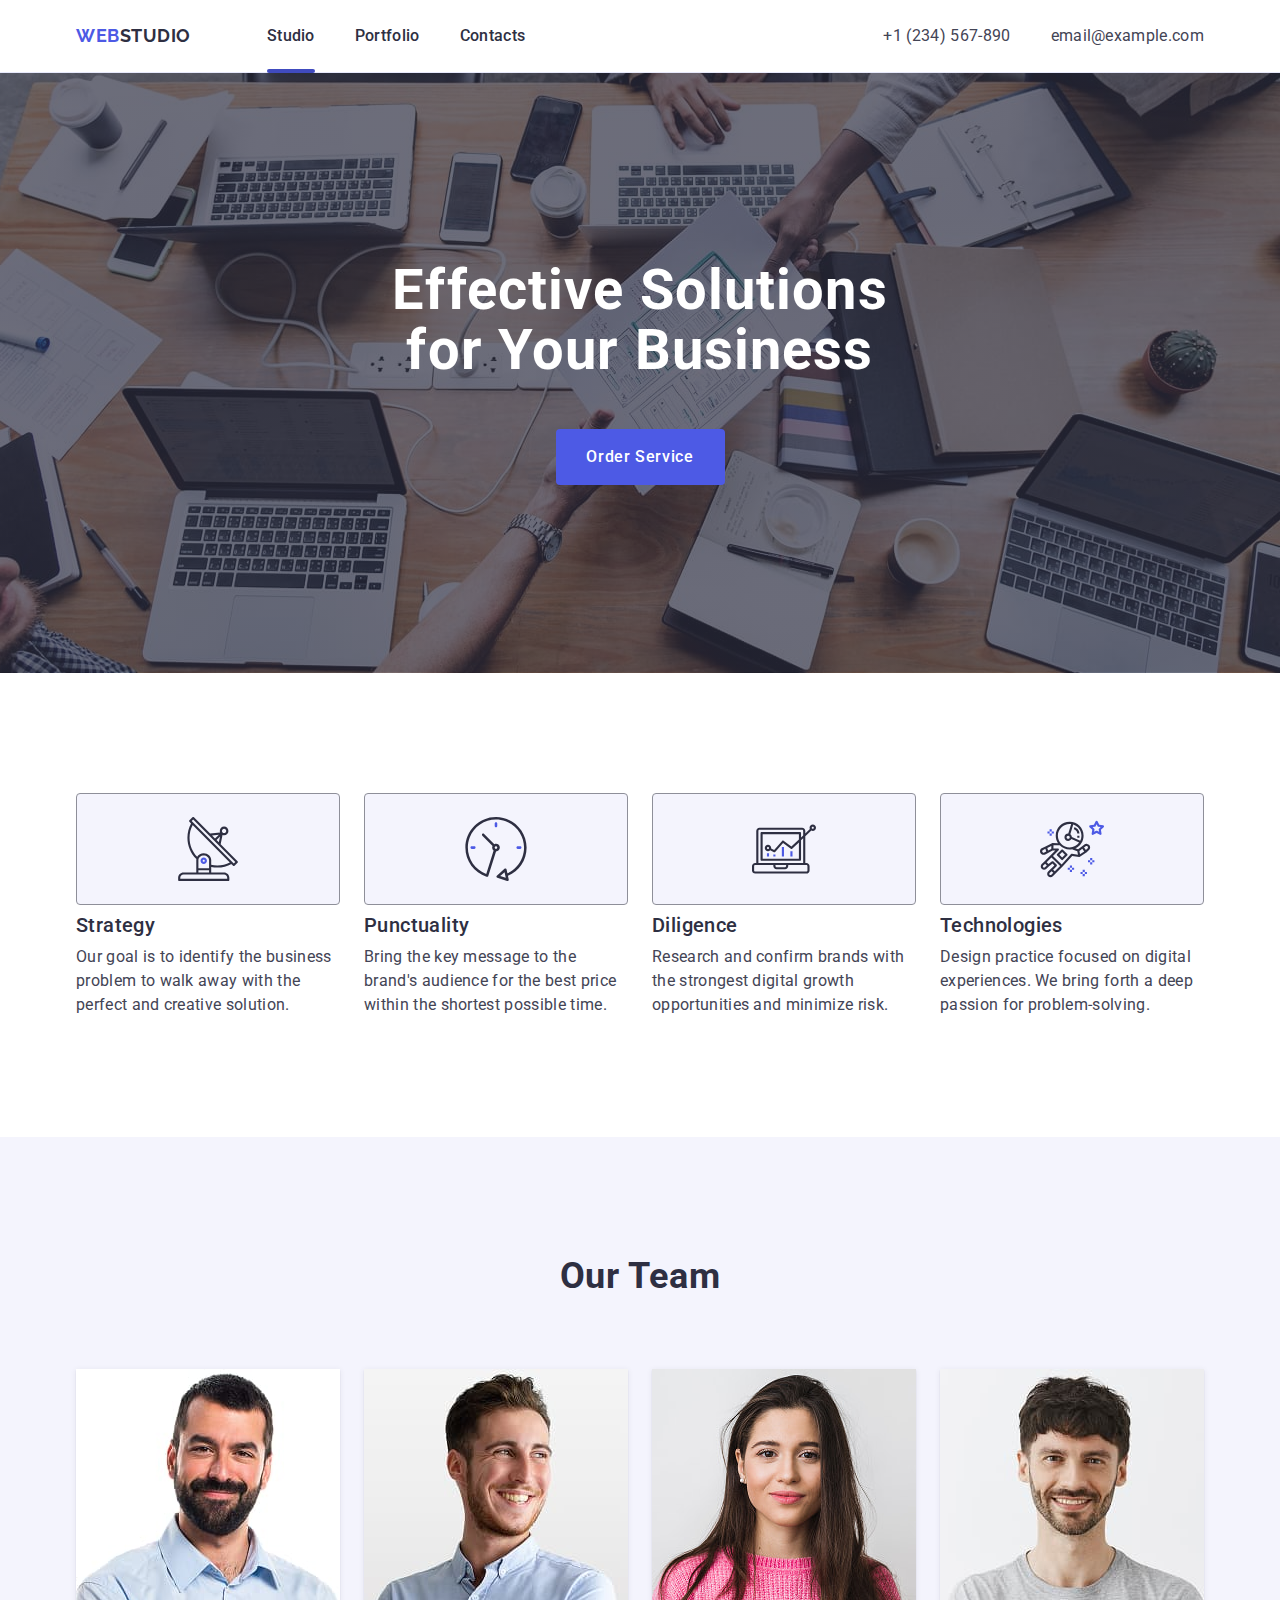
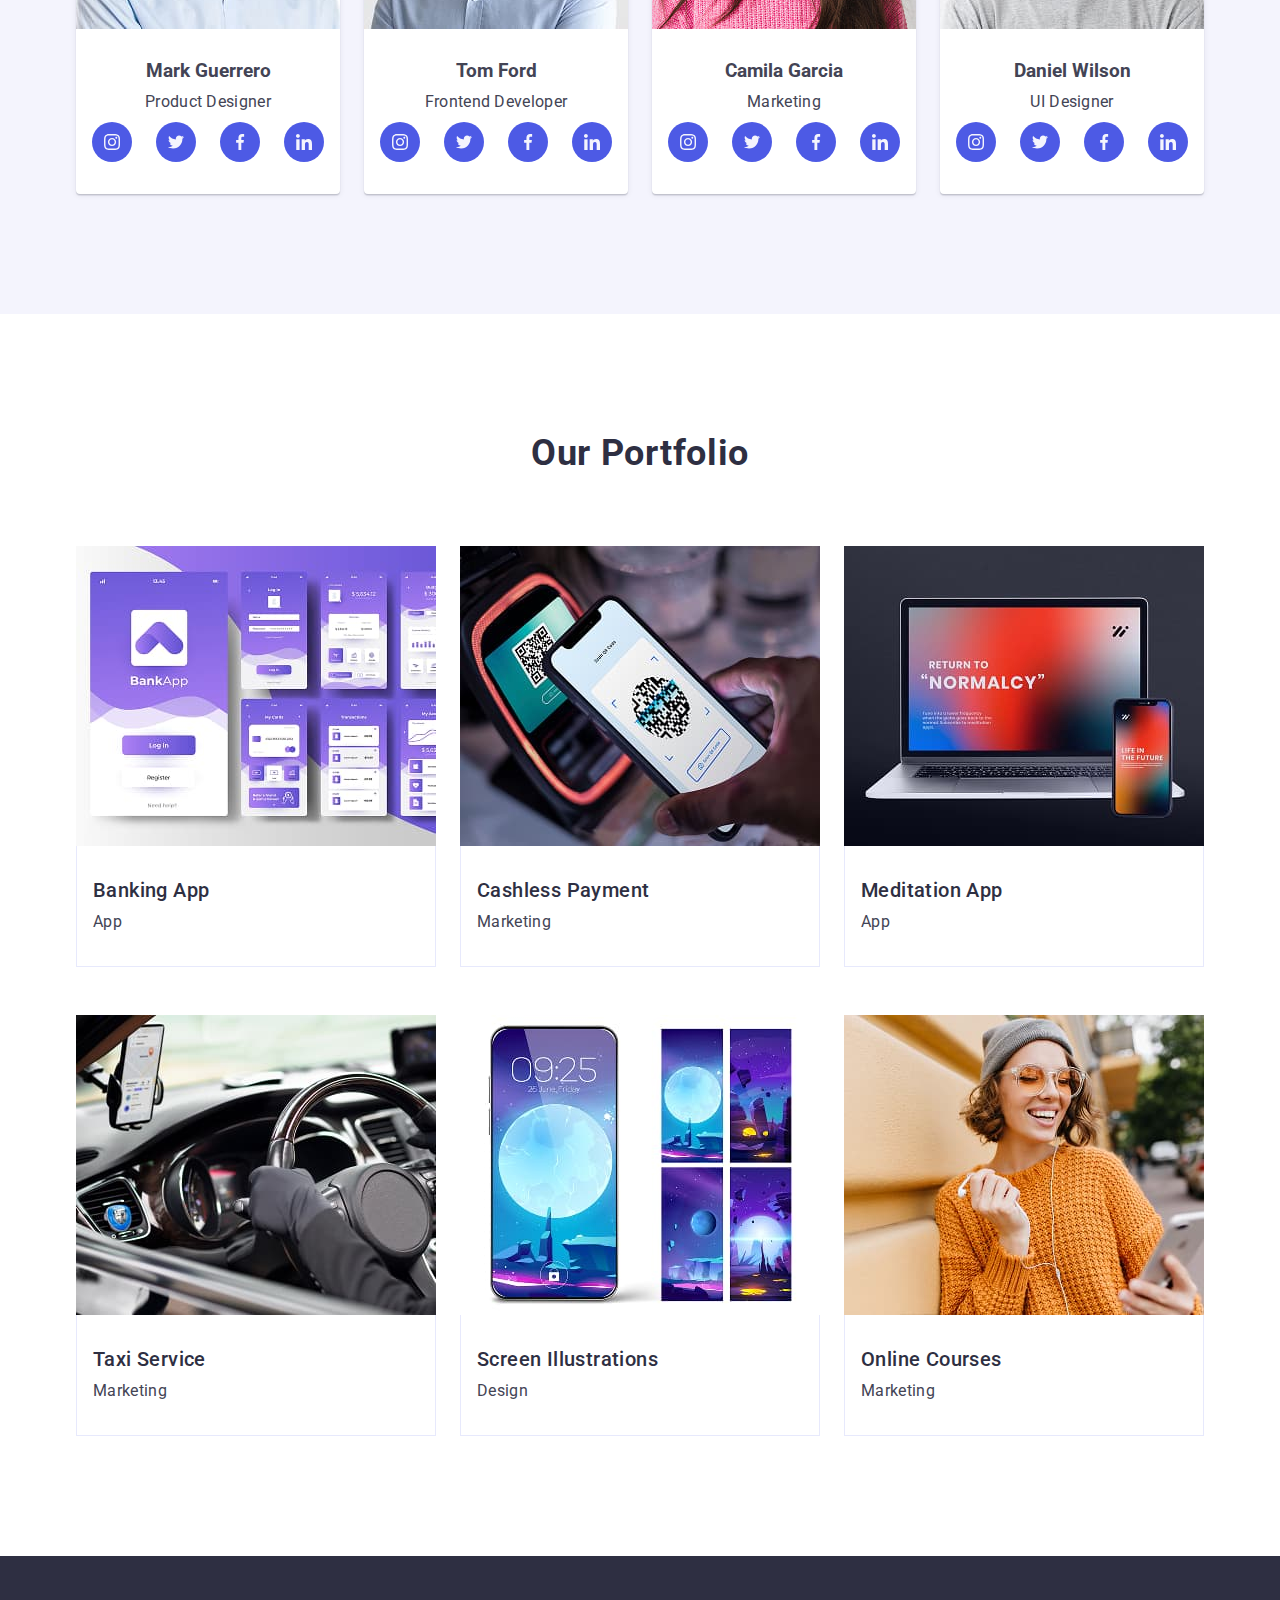
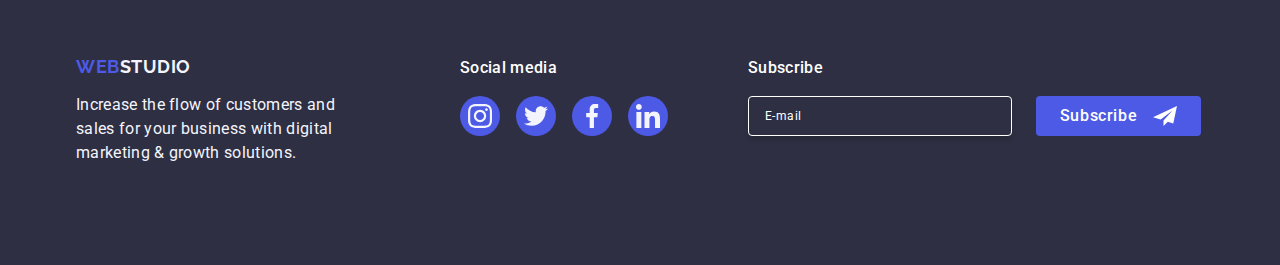
<file: index.html>
<!DOCTYPE html>
<html lang="en">
<head>
    <meta charset="UTF-8">
    <meta name="viewport" content="width=device-width, initial-scale=1.0">
    <title>WebStudio</title>
    <link rel="preconnect" href="https://fonts.googleapis.com">
    <link rel="preconnect" href="https://fonts.gstatic.com" crossorigin>
    <link href="https://fonts.googleapis.com/css2?family=Raleway:ital,wght@0,100..900;1,100..900&family=Roboto:ital,wght@0,100..900;1,100..900&display=swap" rel="stylesheet">
    <link rel="stylesheet" href="https://cdnjs.cloudflare.com/ajax/libs/modern-normalize/1.0.0/modern-normalize.min.css">
    <link rel="stylesheet" href="css/styles.css">
</head>
<body>
    <header class="header">
      <div class="header-container container">
        <nav class="nav">
            <a class="logo" href="#">
             WEB<span class="logo-light">Studio</span>
            </a>
            <ul class="nav-list">
                <li class="nav-list-item"><a class="f-link f-link-s" href="./index.html">Studio</a></li>
                <li class="nav-list-item"><a class="f-link" href="">Portfolio</a></li>
                <li class="nav-list-item"><a class="f-link" href="">Contacts</a></li>
            </ul>
        </nav>
        <address class="contact-info">
            <ul class="contact-list">
              <li class="contact-item">
                <a href="tel:+1234567890" class="contact-link">+1 (234) 567-890</a>
              </li>
              <li class="contact-item">
                <a href="mailto:email@example.com" class="contact-link">email@example.com</a>
              </li>
            </ul>
          </address>
          <div class="pull"></div>
        </div>
    </header>
    
    <main>
        <section class="hero-section">
          <div class="hero-container container">
            <h1 class="hhero">Effective Solutions <br> for Your Business</h1>
            <button class="btn">Order Service</button>
          </div>
        </section>
        
        <section class="features">
          <div class="container">
            <h2 class="visually-hidden">Section Title</h2>
            <ul class="features-list">
              <li class="features-item">
                <div class="icon-container">
                    <svg width="64" height="64" class="icon icon-antenna-1">
                      <use href="./images/icons.svg#icon-antenna-1"></use>
                    </svg>
              </div>
                <h3 class="list-title">Strategy</h3>
                <p class="list-text">Our goal is to identify the business problem to walk away with the perfect and creative solution. </p>
              </li>
              <li class="features-item">
                <div class="icon-container">
                  <svg width="64" height="64" class="icon icon-clock-1">
                    <use href="./images/icons.svg#icon-clock-1"></use>
                  </svg>
            </div>
                <h3 class="list-title">Punctuality</h3>
                <p class="list-text">Bring the key message to the brand's audience for the best price within the shortest possible time.</p>
              </li>
              <li class="features-item">
                <div class="icon-container">
                  <svg width="64" height="64" class="icon icon-diagram-1">
                    <use href="./images/icons.svg#icon-diagram-1"></use>
                  </svg>
            </div>
                <h3 class="list-title">Diligence</h3>
                <p class="list-text">Research and confirm brands with the strongest digital growth opportunities and minimize risk.</p>
              </li>
              <li class="features-item">
                <div class="icon-container">
                  <svg width="64" height="64" class="icon icon-astronaut-1">
                    <use href="./images/icons.svg#icon-astronaut-1"></use>
                  </svg>
            </div>
                <h3 class="list-title">Technologies</h3>
                <p class="list-text">Design practice focused on digital experiences. We bring forth a deep passion for problem-solving.</p>
              </li>
            </ul>
          </div>
          </section>

          <section class="our-team">
            <div class="container">
            <h2 class="section-title team-titlee">Our Team</h2>
            <ul class="team-list">
              <li class="team-item">
                <picture>
                  <source srcset="images/employee/img.jpg" media="(min-width: 1158px)"/>
                  <source srcset="images/employee/imgn.jpg" media="(min-width: 768px)"/>
                  <source srcset="images/employee/imgn.jpg" media="(max-width: 767px)"/>
                  <img src="images/employee/imgn.jpg" alt="portfolio pictxure"/>
                </picture>
                <div class="team-info">
                <h3 class="team-name">Mark Guerrero</h3>
                <p class="team-text">Product Designer</p>
                <ul class="social-list">
                  <li class="social-item">
                      <a href="#" class="social-link">
                          <svg width="16" height="16" class="social-icon">
                              <use href="./images/icons.svg#icon-instagram-2"></use>
                          </svg>
                      </a>
                  </li>
                  <li class="social-item">
                      <a href="#" class="social-link">
                          <svg width="16" height="16" class="social-icon">
                              <use href="./images/icons.svg#icon-twitter-1"></use>
                          </svg>
                      </a>
                  </li>
                  <li class="social-item">
                      <a href="#" class="social-link">
                          <svg width="16" height="16" class="social-icon">
                              <use href="./images/icons.svg#icon-facebook-1"></use>
                          </svg>
                      </a>
                  </li>
                  <li class="social-item">
                      <a href="#" class="social-link">
                          <svg width="16" height="16" class="social-icon">
                              <use href="./images/icons.svg#icon-linkedin-1"></use>
                          </svg>
                          </a>
                      </li>
                  </ul>
                </div>
              </li>
              <li class="team-item">
                <picture>
                  <source srcset="images/employee/img2.jpg" media="(min-width: 1158px)"/>
                  <source srcset="images/employee/imgn2.jpg" media="(min-width: 768px)"/>
                  <source srcset="images/employee/imgn2.jpg" media="(max-width: 767px)"/>
                  <img src="images/employee/imgn2.jpg" alt="portfolio pictxure"/>
                </picture>
                <div class="team-info">
                <h3 class="team-name">Tom Ford</h3>
                <p class="team-text">Frontend Developer</p>
                <ul class="social-list">
                  <li class="social-item">
                      <a href="#" class="social-link">
                          <svg width="16" height="16" class="social-icon">
                              <use href="./images/icons.svg#icon-instagram-2"></use>
                          </svg>
                      </a>
                  </li>
                  <li class="social-item">
                      <a href="#" class="social-link">
                          <svg width="16" height="16" class="social-icon">
                              <use href="./images/icons.svg#icon-twitter-1"></use>
                          </svg>
                      </a>
                  </li>
                  <li class="social-item">
                      <a href="#" class="social-link">
                          <svg width="16" height="16" class="social-icon">
                              <use href="./images/icons.svg#icon-facebook-1"></use>
                          </svg>
                      </a>
                  </li>
                  <li class="social-item">
                      <a href="#" class="social-link">
                          <svg width="16" height="16" class="social-icon">
                              <use href="./images/icons.svg#icon-linkedin-1"></use>
                          </svg>
                          </a>
                      </li>
                  </ul>
                </div>
              </li>
              <li class="team-item">
                <picture>
                  <source srcset="images/employee/img3.jpg" media="(min-width: 1158px)"/>
                  <source srcset="images/employee/imgn3.jpg" media="(min-width: 768px)"/>
                  <source srcset="images/employee/imgn3.jpg" media="(max-width: 767px)"/>
                  <img src="images/employee/imgn3.jpg" alt="portfolio pictxure"/>
                </picture>
                <div class="team-info">
                <h3 class="team-name">Camila Garcia</h3>
                <p class="team-text">Marketing</p>
                <ul class="social-list">
                  <li class="social-item">
                      <a href="#" class="social-link">
                          <svg width="16" height="16" class="social-icon">
                              <use href="./images/icons.svg#icon-instagram-2"></use>
                          </svg>
                      </a>
                  </li>
                  <li class="social-item">
                      <a href="#" class="social-link">
                          <svg width="16" height="16" class="social-icon">
                              <use href="./images/icons.svg#icon-twitter-1"></use>
                          </svg>
                      </a>
                  </li>
                  <li class="social-item">
                      <a href="#" class="social-link">
                          <svg width="16" height="16" class="social-icon">
                              <use href="./images/icons.svg#icon-facebook-1"></use>
                          </svg>
                      </a>
                  </li>
                  <li class="social-item">
                      <a href="#" class="social-link">
                          <svg width="16" height="16" class="social-icon">
                              <use href="./images/icons.svg#icon-linkedin-1"></use>
                          </svg>
                          </a>
                      </li>
                  </ul>
                </div>
              </li>
              <li class="team-item">
                <picture>
                  <source srcset="images/employee/img4.jpg" media="(min-width: 1158px)"/>
                  <source srcset="images/employee/imgn4.jpg" media="(min-width: 768px)"/>
                  <source srcset="images/employee/imgn4.jpg" media="(max-width: 767px)"/>
                  <img src="images/employee/imgn4.jpg" alt="portfolio pictxure"/>
                </picture>
                <div class="team-info">
                <h3 class="team-name">Daniel Wilson</h3>
                <p class="team-text">UI Designer</p>
                <ul class="social-list">
                  <li class="social-item">
                      <a href="#" class="social-link">
                          <svg width="16" height="16" class="social-icon">
                              <use href="./images/icons.svg#icon-instagram-2"></use>
                          </svg>
                      </a>
                  </li>
                  <li class="social-item">
                      <a href="#" class="social-link">
                          <svg width="16" height="16" class="social-icon">
                              <use href="./images/icons.svg#icon-twitter-1"></use>
                          </svg>
                      </a>
                  </li>
                  <li class="social-item">
                      <a href="#" class="social-link">
                          <svg width="16" height="16" class="social-icon">
                              <use href="./images/icons.svg#icon-facebook-1"></use>
                          </svg>
                      </a>
                  </li>
                  <li class="social-item">
                      <a href="#" class="social-link">
                          <svg width="16" height="16" class="social-icon">
                              <use href="./images/icons.svg#icon-linkedin-1"></use>
                          </svg>
                          </a>
                      </li>
                  </ul>
                </div>
              </li>
            </ul>
          </div>
          </section>
        
          <section class="fourth-section">
            <div class="container">
            <h2 class="section-title-pr">Our Portfolio</h2>
            <ul class="project-list">
                <li class="card-item">
                  <div class="img-container">
                    <picture>
                      <source srcset="./images/porfolio/img.jpg" media="(min-width: 1158px)"/>
                      <source srcset="./images/porfolio/img.jpg" media="(min-width: 768px)"/>
                      <source srcset="./images/porfolio/img.jpg" media="(max-width: 767px)"/>
                      <img width="360" src="./images/porfolio/img.jpg" alt="App Image">
                    </picture>
                    <p class="card-text">14 Stylish and User-Friendly App Design Concepts · Task Manager App · Calorie Tracker App · Exotic Fruit Ecommerce App · Cloud Storage App</p>
                </div>
                    <div class="app-container">
                    <h3 class="project-title">Banking App</h3>
                    <p class="project-description">App</p>
                    </div>
                </li>
                <li class="card-item">
                  <div class="img-container">
                    <picture>
                      <source srcset="./images/porfolio/img2.jpg" media="(min-width: 1158px)"/>
                      <source srcset="./images/porfolio/img2.jpg" media="(min-width: 768px)"/>
                      <source srcset="./images/porfolio/img2.jpg" media="(max-width: 767px)"/>
                      <img width="360" src="./images/porfolio/img2.jpg" alt="App Image">
                    </picture>
                    <p class="card-text">14 Stylish and User-Friendly App Design Concepts · Task Manager App · Calorie Tracker App · Exotic Fruit Ecommerce App · Cloud Storage App</p>
                </div>
                    <div class="app-container">
                    <h3 class="project-title">Cashless Payment</h3>
                    <p class="project-description">Marketing</p>
                    </div>
                </li>
                <li class="card-item">
                  <div class="img-container">
                    <picture>
                      <source srcset="./images/porfolio/img3.jpg" media="(min-width: 1158px)"/>
                      <source srcset="./images/porfolio/img3.jpg" media="(min-width: 768px)"/>
                      <source srcset="./images/porfolio/img3.jpg" media="(max-width: 767px)"/>
                      <img width="360" src="./images/porfolio/img3.jpg" alt="App Image">
                    </picture>
                    <p class="card-text">14 Stylish and User-Friendly App Design Concepts · Task Manager App · Calorie Tracker App · Exotic Fruit Ecommerce App · Cloud Storage App</p>
                </div>
                    <div class="app-container">
                    <h3 class="project-title">Meditation App</h3>
                    <p class="project-description">App</p>
                    </div>
                </li>
                <li class="card-item">
                  <div class="img-container">
                    <picture>
                      <source srcset="./images/porfolio/img4.jpg" media="(min-width: 1158px)"/>
                      <source srcset="./images/porfolio/img4.jpg" media="(min-width: 768px)"/>
                      <source srcset="./images/porfolio/img4.jpg" media="(max-width: 767px)"/>
                      <img width="360" src="./images/porfolio/img4.jpg" alt="App Image">
                    </picture>
                    <p class="card-text">14 Stylish and User-Friendly App Design Concepts · Task Manager App · Calorie Tracker App · Exotic Fruit Ecommerce App · Cloud Storage App</p>
                </div>
                    <div class="app-container">
                    <h3 class="project-title">Taxi Service</h3>
                    <p class="project-description">Marketing</p>
                    </div>
                </li>
                <li class="card-item">
                  <div class="img-container">
                    <picture>
                      <source srcset="./images/porfolio/img5.jpg" media="(min-width: 1158px)"/>
                      <source srcset="./images/porfolio/img5.jpg" media="(min-width: 768px)"/>
                      <source srcset="./images/porfolio/img5.jpg" media="(max-width: 767px)"/>
                      <img width="360" src="./images/porfolio/img5.jpg" alt="App Image">
                    </picture>
                    <p class="card-text">14 Stylish and User-Friendly App Design Concepts · Task Manager App · Calorie Tracker App · Exotic Fruit Ecommerce App · Cloud Storage App</p>
                </div>
                    <div class="app-container">
                    <h3 class="project-title">Screen Illustrations</h3>
                    <p class="project-description">Design</p>
                    </div>
                </li>
                <li class="card-item">
                  <div class="img-container">
                    <picture>
                      <source srcset="./images/porfolio/img6.jpg" media="(min-width: 1158px)"/>
                      <source srcset="./images/porfolio/img6.jpg" media="(min-width: 768px)"/>
                      <source srcset="./images/porfolio/img6.jpg" media="(max-width: 767px)"/>
                      <img width="360" src="./images/porfolio/img6.jpg" alt="App Image">
                    </picture>
                    <p class="card-text">14 Stylish and User-Friendly App Design Concepts · Task Manager App · Calorie Tracker App · Exotic Fruit Ecommerce App · Cloud Storage App</p>
                </div>
                    <div class="app-container">
                    <h3 class="project-title">Online Courses</h3>
                    <p class="project-description">Marketing</p>
                    </div>
                </li>
            </ul>
          </div>
        </section>
    </main>
    
    <footer class="footer">
      <div class="container footer-container">
        <div class="footer-info">
        <a class="logo-f" href="#">
            WEB<span class="logo-light-f">Studio</span>
        </a>
        <p class="footer_text">Increase the flow of customers and sales for your business with digital marketing & growth solutions.</p>
        </div>
        <div class="footer-socials">
          <p class="social-text-footer">Social media</p>
          <ul class="social-list-footer">
            <li class="social-item">
              <a href="#" class="social-link-footer">
                <svg width="24" height="24" class="social-icon">
                  <use href="./images/icons.svg#icon-instagram-2"></use>
                </svg>
              </a>
            </li>
            <li class="social-item">
              <a href="#" class="social-link-footer">
                <svg width="24" height="24" class="social-icon">
                  <use href="./images/icons.svg#icon-twitter-1"></use>
                </svg>
              </a>
            </li>
            <li class="social-item">
              <a href="#" class="social-link-footer">
                <svg width="24" height="24" class="social-icon">
                  <use href="./images/icons.svg#icon-facebook-1"></use>
                </svg>
              </a>
            </li>
            <li class="social-item">
              <a href="#" class="social-link-footer">
                <svg width="24" height="24" class="social-icon">
                  <use href="./images/icons.svg#icon-linkedin-1"></use>
                </svg>
              </a>
            </li>
          </ul>
        </div>
        <div class="subscribe-container">
          <p class="subscribe-text">Subscribe</p>
          <form class="subscribe-form">
            <label class="subscribe-label">
              <input 
                class="subscribe-input" 
                type="email" 
                name="email" 
                placeholder="E-mail" 
              />
            </label>
            <button class="subscribe-button" type="submit">
              Subscribe
              <svg class="subscribe-icon" width="24" height="24">
                <use href="./images/icons.svg#icon-Frame-3"></use>
              </svg>
            </button>
          </form>
        </div>
      </div>
    </footer>

    <div class="mod-bg">
      <div class="mod-win">
          <button type="button" class="mod-cls-btn">
              <svg class="mod-cls-ico" width="8" height="8">
                  <use href="./images/icons.svg#icon-close-black-18dp-2-1"></use>
              </svg>
          </button>
          <p class="mod-txt">Leave your contacts and we will call you back</p>
          <form class="mod-form">
              <div class="mod-field">
                  <label for="user-name" class="mod-label">Name</label>
                  <div class="mod-input-wrap">
                      <input type="text" name="user-name" id="user-name" class="mod-input">
                      <svg class="mod-ico" width="18" height="24">
                          <use href="./images/icons.svg#icon-person-black-18dp-1"></use>
                      </svg>
                  </div>
              </div>
              <div class="mod-field">
                  <label for="user-phone" class="mod-label">Phone</label>
                  <div class="mod-input-wrap">
                      <input type="text" name="user-phone" id="user-phone" class="mod-input">
                      <svg class="mod-ico" width="18" height="24">
                          <use href="./images/icons.svg#icon-phone-black-18dp-1"></use>
                      </svg>
                  </div>
              </div>
              <div class="mod-field">
                  <label for="user-email" class="mod-label">Email</label>
                  <div class="mod-input-wrap">
                      <input type="text" name="user-email" id="user-email" class="mod-input">
                      <svg class="mod-ico" width="18" height="24">
                          <use href="./images/icons.svg#icon-email-black-18dp-1"></use>
                      </svg>
                  </div>
              </div>
              <div class="mod-field-com">
                  <label for="user-comment" class="mod-label">Comment</label>
                  <textarea name="user-comment" id="user-comment" class="mod-com" placeholder="Text input"></textarea>
              </div>
              <div class="mod-check">
                  <input type="checkbox" name="user-privacy" id="user-privacy" value="true" class="mod-hid visually-hidden">
                  <label for="user-privacy" class="mod-check-lab">
                      <span class="mod-check-own">
                          <svg class="mod-check-ico" width="10" height="8">
                              <use href="./images/icons.svg#icon-Vector"></use>
                          </svg>
                      </span>
                      I accept the terms and conditions of the <a href="" class="mod-link">Privacy Policy</a>
                  </label>
              </div>
              <button type="submit" class="mod-sub-btn">Send</button>
          </form>
      </div>
  </div>

  <div class="mobile-nav">
    <button type="button" class="mod-cls-btn btn-close-navigation">
        <svg class="mod-cls-ico" width="8" height="8">
            <use href="./images/icons.svg#icon-close-black-18dp-2-1"></use>
        </svg>
    </button>
    <nav class="nav-mobile">
      <ul class="nav-list-mob">
        <li class="nav-list-item-mob"><a href="#" class="f-links-mob active">Studio</a></li>
        <li class="nav-list-item-mob"><a href="#" class="f-links-mob">Portfolio</a></li>
        <li class="nav-list-item-mob"><a href="#" class="f-links-mob">Contacts</a></li>
      </ul>
    </nav>
    <div class="full-contact-mobile">
      <address class="contact-info-mob">
        <ul class="contact-list-mob">
          <li class="contact-item-mob">
            <a href="tel:+1234567890" class="contact-link-mob phone-mob">+1 (234) 567-890</a>
          </li>
          <li class="contact-item-mob">
            <a href="mailto:email@example.com" class="contact-link-mob">email@example.com</a>
          </li>
        </ul>
      </address>
      <div class="socials-mob">
        <ul class="social-list-mob">
          <li class="social-item-mob">
            <a href="#" class="social-link-footer">
              <svg width="24" height="24" class="social-icon">
                <use href="./images/icons.svg#icon-instagram-2"></use>
              </svg>
            </a>
          </li>
          <li class="social-item-mob">
            <a href="#" class="social-link-footer">
              <svg width="24" height="24" class="social-icon">
                <use href="./images/icons.svg#icon-twitter-1"></use>
              </svg>
            </a>
          </li>
          <li class="social-item-mob">
            <a href="#" class="social-link-footer">
              <svg width="24" height="24" class="social-icon">
                <use href="./images/icons.svg#icon-facebook-1"></use>
              </svg>
            </a>
          </li>
          <li class="social-item-mob">
            <a href="#" class="social-link-footer">
              <svg width="24" height="24" class="social-icon">
                <use href="./images/icons.svg#icon-linkedin-1"></use>
              </svg>
            </a>
          </li>
        </ul>
      </div>
    </div>
  </div>
</body>
</html>
</file>
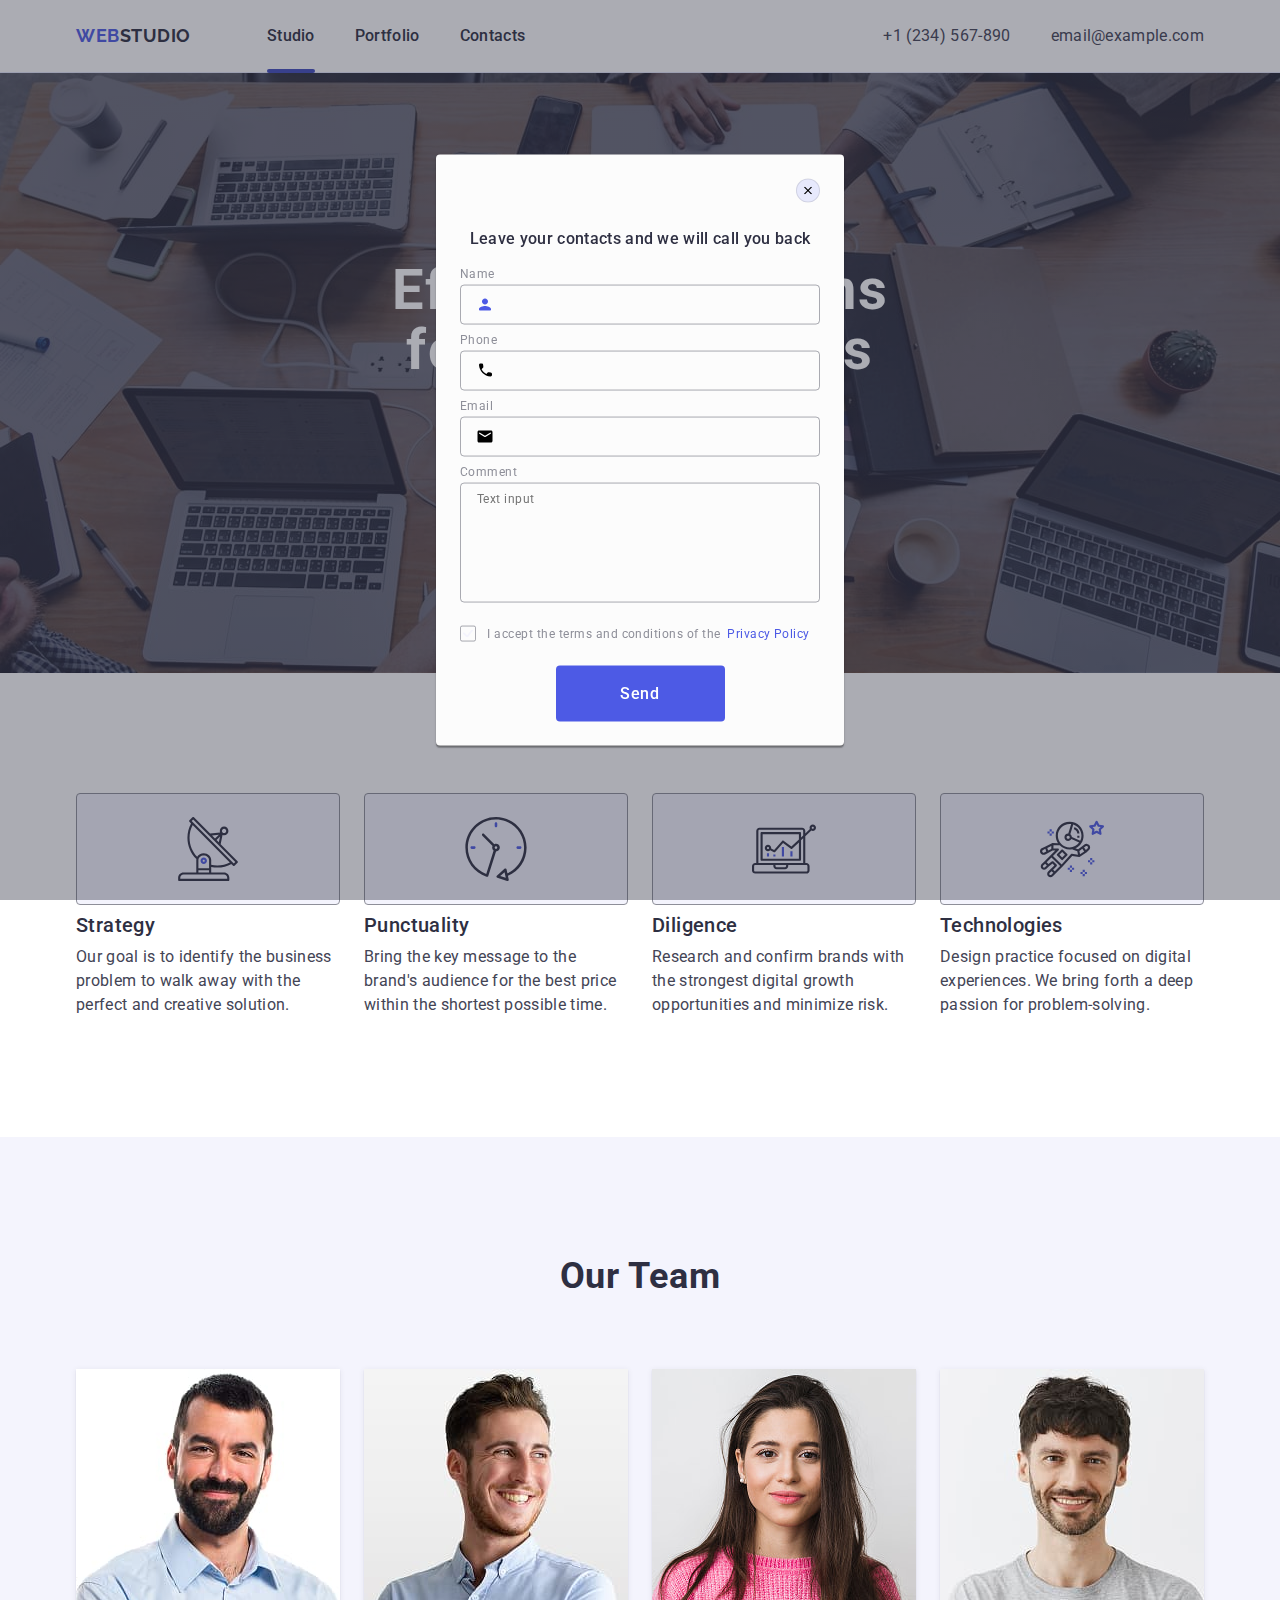
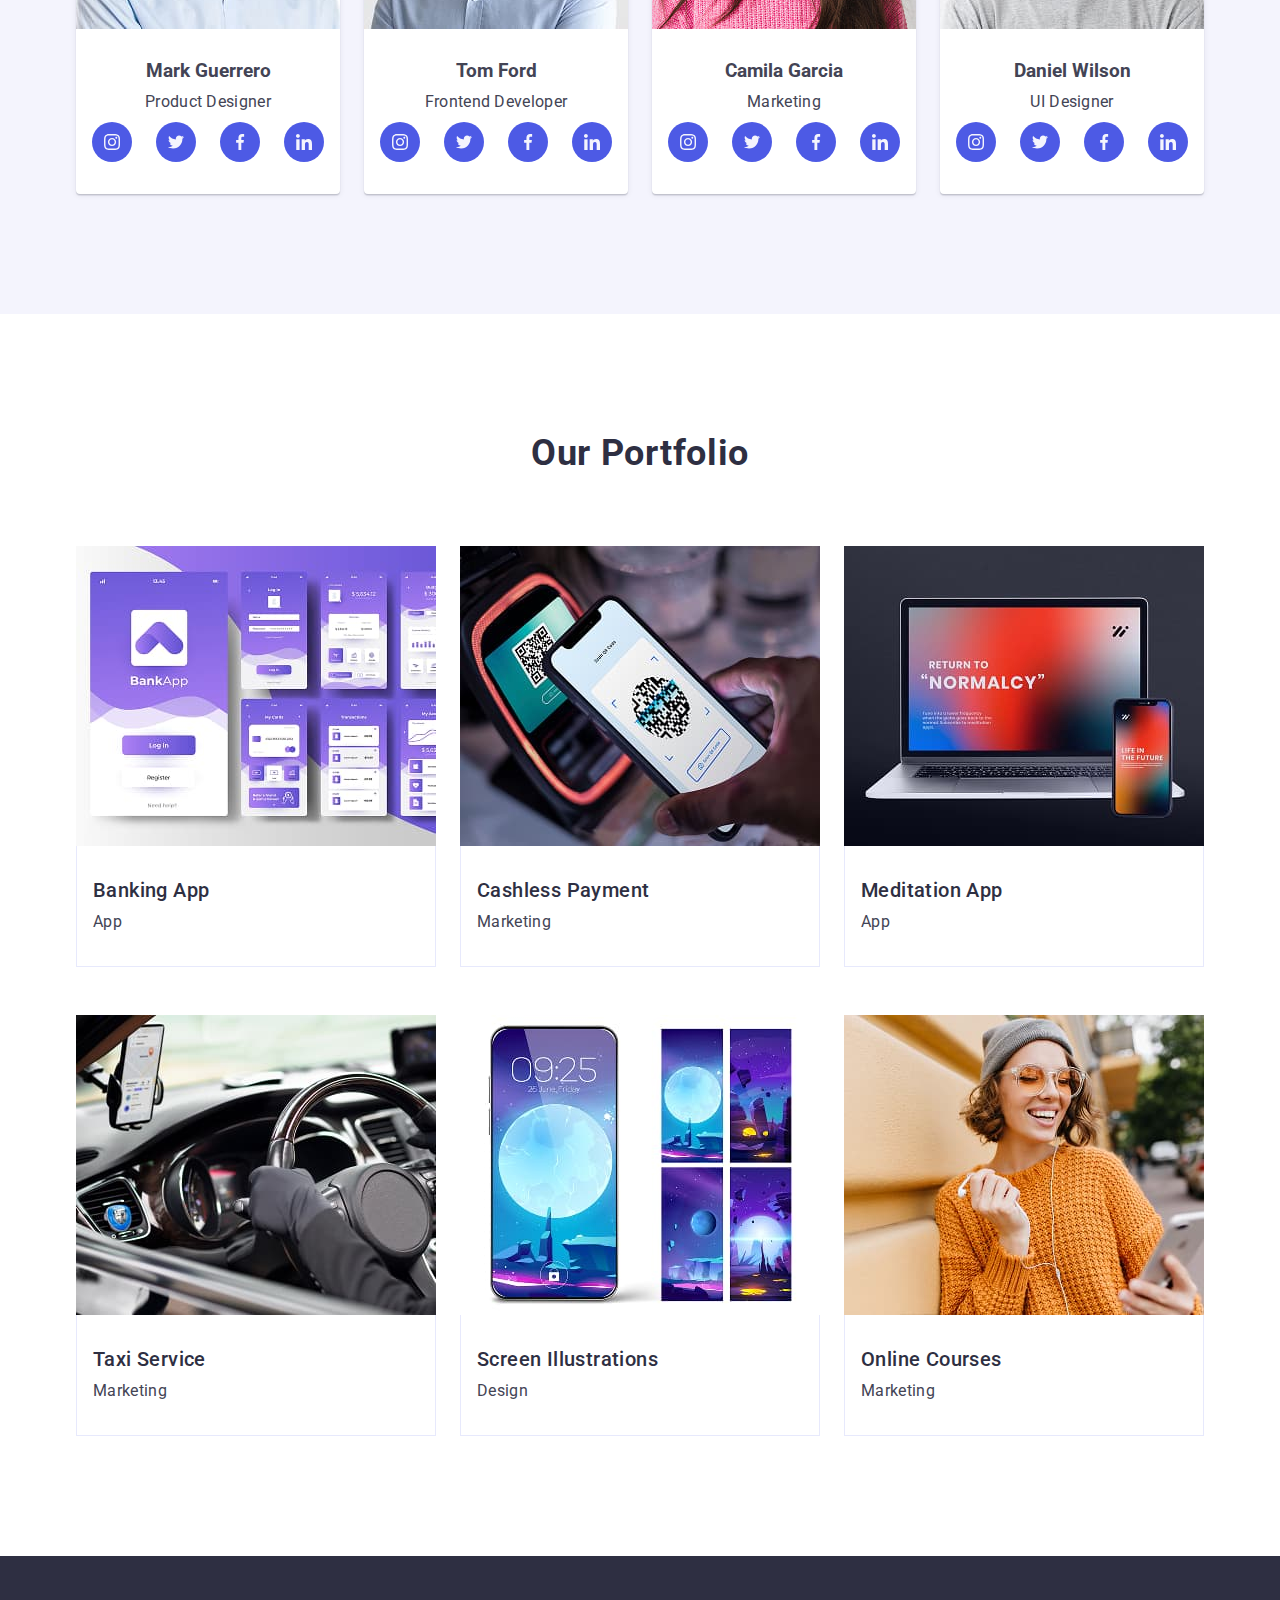
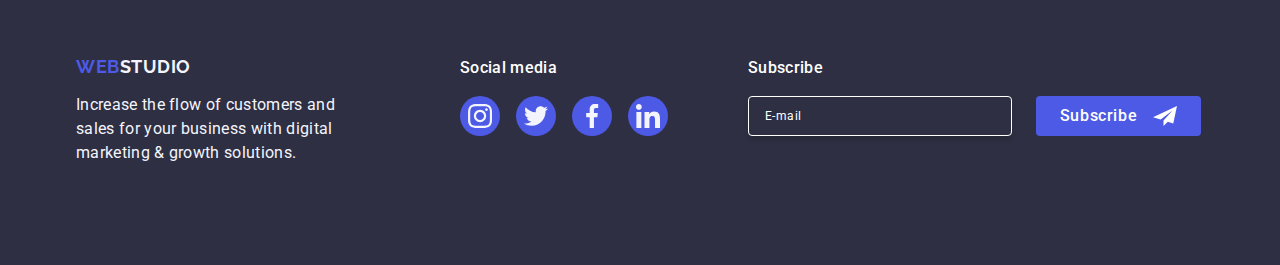
<file: index_modal_open.html>
<!DOCTYPE html>
<html lang="en">
<head>
    <meta charset="UTF-8">
    <meta name="viewport" content="width=device-width, initial-scale=1.0">
    <title>WebStudio</title>
    <link rel="preconnect" href="https://fonts.googleapis.com">
    <link rel="preconnect" href="https://fonts.gstatic.com" crossorigin>
    <link href="https://fonts.googleapis.com/css2?family=Raleway:ital,wght@0,100..900;1,100..900&family=Roboto:ital,wght@0,100..900;1,100..900&display=swap" rel="stylesheet">
    <link rel="stylesheet" href="https://cdnjs.cloudflare.com/ajax/libs/modern-normalize/1.0.0/modern-normalize.min.css">
    <link rel="stylesheet" href="css/styles.css">
</head>
<body>
    <header class="header">
      <div class="header-container container">
        <nav class="nav">
            <a class="logo" href="#">
             WEB<span class="logo-light">Studio</span>
            </a>
            <ul class="nav-list">
                <li class="nav-list-item"><a class="f-link f-link-s" href="./index.html">Studio</a></li>
                <li class="nav-list-item"><a class="f-link" href="">Portfolio</a></li>
                <li class="nav-list-item"><a class="f-link" href="">Contacts</a></li>
            </ul>
        </nav>
        <address class="contact-info">
            <ul class="contact-list">
              <li class="contact-item">
                <a href="tel:+1234567890" class="contact-link">+1 (234) 567-890</a>
              </li>
              <li class="contact-item">
                <a href="mailto:email@example.com" class="contact-link">email@example.com</a>
              </li>
            </ul>
          </address>
          <div class="pull"></div>
        </div>
    </header>
    
    <main>
        <section class="hero-section">
          <div class="hero-container container">
            <h1 class="hhero">Effective Solutions <br> for Your Business</h1>
            <button class="btn">Order Service</button>
          </div>
        </section>
        
        <section class="features">
          <div class="container">
            <h2 class="visually-hidden">Section Title</h2>
            <ul class="features-list">
              <li class="features-item">
                <div class="icon-container">
                    <svg width="64" height="64" class="icon icon-antenna-1">
                      <use href="./images/icons.svg#icon-antenna-1"></use>
                    </svg>
              </div>
                <h3 class="list-title">Strategy</h3>
                <p class="list-text">Our goal is to identify the business problem to walk away with the perfect and creative solution. </p>
              </li>
              <li class="features-item">
                <div class="icon-container">
                  <svg width="64" height="64" class="icon icon-clock-1">
                    <use href="./images/icons.svg#icon-clock-1"></use>
                  </svg>
            </div>
                <h3 class="list-title">Punctuality</h3>
                <p class="list-text">Bring the key message to the brand's audience for the best price within the shortest possible time.</p>
              </li>
              <li class="features-item">
                <div class="icon-container">
                  <svg width="64" height="64" class="icon icon-diagram-1">
                    <use href="./images/icons.svg#icon-diagram-1"></use>
                  </svg>
            </div>
                <h3 class="list-title">Diligence</h3>
                <p class="list-text">Research and confirm brands with the strongest digital growth opportunities and minimize risk.</p>
              </li>
              <li class="features-item">
                <div class="icon-container">
                  <svg width="64" height="64" class="icon icon-astronaut-1">
                    <use href="./images/icons.svg#icon-astronaut-1"></use>
                  </svg>
            </div>
                <h3 class="list-title">Technologies</h3>
                <p class="list-text">Design practice focused on digital experiences. We bring forth a deep passion for problem-solving.</p>
              </li>
            </ul>
          </div>
          </section>

          <section class="our-team">
            <div class="container">
            <h2 class="section-title team-titlee">Our Team</h2>
            <ul class="team-list">
              <li class="team-item">
                <img src="images/employee/img.jpg" alt="Mark Guerrero">
                <div class="team-info">
                <h3 class="team-name">Mark Guerrero</h3>
                <p class="team-text">Product Designer</p>
                <ul class="social-list">
                  <li class="social-item">
                      <a href="#" class="social-link">
                          <svg width="16" height="16" class="social-icon">
                              <use href="./images/icons.svg#icon-instagram-2"></use>
                          </svg>
                      </a>
                  </li>
                  <li class="social-item">
                      <a href="#" class="social-link">
                          <svg width="16" height="16" class="social-icon">
                              <use href="./images/icons.svg#icon-twitter-1"></use>
                          </svg>
                      </a>
                  </li>
                  <li class="social-item">
                      <a href="#" class="social-link">
                          <svg width="16" height="16" class="social-icon">
                              <use href="./images/icons.svg#icon-facebook-1"></use>
                          </svg>
                      </a>
                  </li>
                  <li class="social-item">
                      <a href="#" class="social-link">
                          <svg width="16" height="16" class="social-icon">
                              <use href="./images/icons.svg#icon-linkedin-1"></use>
                          </svg>
                          </a>
                      </li>
                  </ul>
                </div>
              </li>
              <li class="team-item">
                <img src="images/employee/img2.jpg" alt="Tom Ford">
                <div class="team-info">
                <h3 class="team-name">Tom Ford</h3>
                <p class="team-text">Frontend Developer</p>
                <ul class="social-list">
                  <li class="social-item">
                      <a href="#" class="social-link">
                          <svg width="16" height="16" class="social-icon">
                              <use href="./images/icons.svg#icon-instagram-2"></use>
                          </svg>
                      </a>
                  </li>
                  <li class="social-item">
                      <a href="#" class="social-link">
                          <svg width="16" height="16" class="social-icon">
                              <use href="./images/icons.svg#icon-twitter-1"></use>
                          </svg>
                      </a>
                  </li>
                  <li class="social-item">
                      <a href="#" class="social-link">
                          <svg width="16" height="16" class="social-icon">
                              <use href="./images/icons.svg#icon-facebook-1"></use>
                          </svg>
                      </a>
                  </li>
                  <li class="social-item">
                      <a href="#" class="social-link">
                          <svg width="16" height="16" class="social-icon">
                              <use href="./images/icons.svg#icon-linkedin-1"></use>
                          </svg>
                          </a>
                      </li>
                  </ul>
                </div>
              </li>
              <li class="team-item">
                <img src="images/employee/img3.jpg" alt="Camila Garcia">
                <div class="team-info">
                <h3 class="team-name">Camila Garcia</h3>
                <p class="team-text">Marketing</p>
                <ul class="social-list">
                  <li class="social-item">
                      <a href="#" class="social-link">
                          <svg width="16" height="16" class="social-icon">
                              <use href="./images/icons.svg#icon-instagram-2"></use>
                          </svg>
                      </a>
                  </li>
                  <li class="social-item">
                      <a href="#" class="social-link">
                          <svg width="16" height="16" class="social-icon">
                              <use href="./images/icons.svg#icon-twitter-1"></use>
                          </svg>
                      </a>
                  </li>
                  <li class="social-item">
                      <a href="#" class="social-link">
                          <svg width="16" height="16" class="social-icon">
                              <use href="./images/icons.svg#icon-facebook-1"></use>
                          </svg>
                      </a>
                  </li>
                  <li class="social-item">
                      <a href="#" class="social-link">
                          <svg width="16" height="16" class="social-icon">
                              <use href="./images/icons.svg#icon-linkedin-1"></use>
                          </svg>
                          </a>
                      </li>
                  </ul>
                </div>
              </li>
              <li class="team-item">
                <img src="images/employee/img4.jpg" alt="Daniel Wilson">
                <div class="team-info">
                <h3 class="team-name">Daniel Wilson</h3>
                <p class="team-text">UI Designer</p>
                <ul class="social-list">
                  <li class="social-item">
                      <a href="#" class="social-link">
                          <svg width="16" height="16" class="social-icon">
                              <use href="./images/icons.svg#icon-instagram-2"></use>
                          </svg>
                      </a>
                  </li>
                  <li class="social-item">
                      <a href="#" class="social-link">
                          <svg width="16" height="16" class="social-icon">
                              <use href="./images/icons.svg#icon-twitter-1"></use>
                          </svg>
                      </a>
                  </li>
                  <li class="social-item">
                      <a href="#" class="social-link">
                          <svg width="16" height="16" class="social-icon">
                              <use href="./images/icons.svg#icon-facebook-1"></use>
                          </svg>
                      </a>
                  </li>
                  <li class="social-item">
                      <a href="#" class="social-link">
                          <svg width="16" height="16" class="social-icon">
                              <use href="./images/icons.svg#icon-linkedin-1"></use>
                          </svg>
                          </a>
                      </li>
                  </ul>
                </div>
              </li>
            </ul>
          </div>
          </section>
        
          <section class="fourth-section">
            <div class="container">
            <h2 class="section-title-pr">Our Portfolio</h2>
            <ul class="project-list">
                <li class="card-item">
                  <div class="img-container">
                    <img width="360" src="./images/porfolio/img.jpg" alt="App Image">
                    <p class="card-text">14 Stylish and User-Friendly App Design Concepts · Task Manager App · Calorie Tracker App · Exotic Fruit Ecommerce App · Cloud Storage App</p>
                </div>
                    <div class="app-container">
                    <h3 class="project-title">Banking App</h3>
                    <p class="project-description">App</p>
                    </div>
                </li>
                <li class="card-item">
                  <div class="img-container">
                    <img width="360" src="./images/porfolio/img2.jpg" alt="App Image">
                    <p class="card-text">14 Stylish and User-Friendly App Design Concepts · Task Manager App · Calorie Tracker App · Exotic Fruit Ecommerce App · Cloud Storage App</p>
                </div>
                    <div class="app-container">
                    <h3 class="project-title">Cashless Payment</h3>
                    <p class="project-description">Marketing</p>
                    </div>
                </li>
                <li class="card-item">
                  <div class="img-container">
                    <img width="360" src="./images/porfolio/img3.jpg" alt="App Image">
                    <p class="card-text">14 Stylish and User-Friendly App Design Concepts · Task Manager App · Calorie Tracker App · Exotic Fruit Ecommerce App · Cloud Storage App</p>
                </div>
                    <div class="app-container">
                    <h3 class="project-title">Meditation App</h3>
                    <p class="project-description">App</p>
                    </div>
                </li>
                <li class="card-item">
                  <div class="img-container">
                    <img width="360" src="./images/porfolio/img4.jpg" alt="App Image">
                    <p class="card-text">14 Stylish and User-Friendly App Design Concepts · Task Manager App · Calorie Tracker App · Exotic Fruit Ecommerce App · Cloud Storage App</p>
                </div>
                    <div class="app-container">
                    <h3 class="project-title">Taxi Service</h3>
                    <p class="project-description">Marketing</p>
                    </div>
                </li>
                <li class="card-item">
                  <div class="img-container">
                    <img width="360" src="./images/porfolio/img5.jpg" alt="App Image">
                    <p class="card-text">14 Stylish and User-Friendly App Design Concepts · Task Manager App · Calorie Tracker App · Exotic Fruit Ecommerce App · Cloud Storage App</p>
                </div>
                    <div class="app-container">
                    <h3 class="project-title">Screen Illustrations</h3>
                    <p class="project-description">Design</p>
                    </div>
                </li>
                <li class="card-item">
                  <div class="img-container">
                    <img width="360" src="./images/porfolio/img6.jpg" alt="App Image">
                    <p class="card-text">14 Stylish and User-Friendly App Design Concepts · Task Manager App · Calorie Tracker App · Exotic Fruit Ecommerce App · Cloud Storage App</p>
                </div>
                    <div class="app-container">
                    <h3 class="project-title">Online Courses</h3>
                    <p class="project-description">Marketing</p>
                    </div>
                </li>
            </ul>
          </div>
        </section>
    </main>
    
    <footer class="footer">
      <div class="container footer-container">
        <div class="footer-info">
        <a class="logo-f" href="#">
            WEB<span class="logo-light-f">Studio</span>
        </a>
        <p class="footer_text">Increase the flow of customers and sales for your business with digital marketing & growth solutions.</p>
        </div>
        <div class="footer-socials">
          <p class="social-text-footer">Social media</p>
          <ul class="social-list-footer">
            <li class="social-item">
              <a href="#" class="social-link-footer">
                <svg width="24" height="24" class="social-icon">
                  <use href="./images/icons.svg#icon-instagram-2"></use>
                </svg>
              </a>
            </li>
            <li class="social-item">
              <a href="#" class="social-link-footer">
                <svg width="24" height="24" class="social-icon">
                  <use href="./images/icons.svg#icon-twitter-1"></use>
                </svg>
              </a>
            </li>
            <li class="social-item">
              <a href="#" class="social-link-footer">
                <svg width="24" height="24" class="social-icon">
                  <use href="./images/icons.svg#icon-facebook-1"></use>
                </svg>
              </a>
            </li>
            <li class="social-item">
              <a href="#" class="social-link-footer">
                <svg width="24" height="24" class="social-icon">
                  <use href="./images/icons.svg#icon-linkedin-1"></use>
                </svg>
              </a>
            </li>
          </ul>
        </div>
        <div class="subscribe-container">
          <p class="subscribe-text">Subscribe</p>
          <form class="subscribe-form">
            <label class="subscribe-label">
              <input 
                class="subscribe-input" 
                type="email" 
                name="email" 
                placeholder="E-mail" 
              />
            </label>
            <button class="subscribe-button" type="submit">
              Subscribe
              <svg class="subscribe-icon" width="24" height="24">
                <use href="./images/icons.svg#icon-Frame-3"></use>
              </svg>
            </button>
          </form>
        </div>
      </div>
    </footer>

    <div class="mod-bg is-open">
      <div class="mod-win">
          <button type="button" class="mod-cls-btn">
              <svg class="mod-cls-ico" width="8" height="8">
                  <use href="./images/icons.svg#icon-close-black-18dp-2-1"></use>
              </svg>
          </button>
          <p class="mod-txt">Leave your contacts and we will call you back</p>
          <form class="mod-form">
              <div class="mod-field">
                  <label for="user-name" class="mod-label">Name</label>
                  <div class="mod-input-wrap">
                      <input type="text" name="user-name" id="user-name" class="mod-input">
                      <svg class="mod-ico" width="18" height="24">
                          <use href="./images/icons.svg#icon-person-black-18dp-1"></use>
                      </svg>
                  </div>
              </div>
              <div class="mod-field">
                  <label for="user-phone" class="mod-label">Phone</label>
                  <div class="mod-input-wrap">
                      <input type="text" name="user-phone" id="user-phone" class="mod-input">
                      <svg class="mod-ico" width="18" height="24">
                          <use href="./images/icons.svg#icon-phone-black-18dp-1"></use>
                      </svg>
                  </div>
              </div>
              <div class="mod-field">
                  <label for="user-email" class="mod-label">Email</label>
                  <div class="mod-input-wrap">
                      <input type="text" name="user-email" id="user-email" class="mod-input">
                      <svg class="mod-ico" width="18" height="24">
                          <use href="./images/icons.svg#icon-email-black-18dp-1"></use>
                      </svg>
                  </div>
              </div>
              <div class="mod-field-com">
                  <label for="user-comment" class="mod-label">Comment</label>
                  <textarea name="user-comment" id="user-comment" class="mod-com" placeholder="Text input"></textarea>
              </div>
              <div class="mod-check">
                  <input type="checkbox" name="user-privacy" id="user-privacy" value="true" class="mod-hid visually-hidden">
                  <label for="user-privacy" class="mod-check-lab">
                      <span class="mod-check-own">
                          <svg class="mod-check-ico" width="10" height="8">
                              <use href="./images/icons.svg#icon-Vector"></use>
                          </svg>
                      </span>
                      I accept the terms and conditions of the <a href="" class="mod-link">Privacy Policy</a>
                  </label>
              </div>
              <button type="submit" class="mod-sub-btn">Send</button>
          </form>
      </div>
  </div>

  <div class="mobile-nav">
    <button type="button" class="mod-cls-btn btn-close-navigation">
        <svg class="mod-cls-ico" width="8" height="8">
            <use href="./images/icons.svg#icon-close-black-18dp-2-1"></use>
        </svg>
    </button>
    <nav class="nav-mobile">
      <ul class="nav-list-mob">
        <li class="nav-list-item-mob"><a href="#" class="f-links-mob active">Studio</a></li>
        <li class="nav-list-item-mob"><a href="#" class="f-links-mob">Portfolio</a></li>
        <li class="nav-list-item-mob"><a href="#" class="f-links-mob">Contacts</a></li>
      </ul>
    </nav>
    <div class="full-contact-mobile">
      <address class="contact-info-mob">
        <ul class="contact-list-mob">
          <li class="contact-item-mob">
            <a href="tel:+1234567890" class="contact-link-mob phone-mob">+1 (234) 567-890</a>
          </li>
          <li class="contact-item-mob">
            <a href="mailto:email@example.com" class="contact-link-mob">email@example.com</a>
          </li>
        </ul>
      </address>
      <div class="socials-mob">
        <ul class="social-list-mob">
          <li class="social-item-mob">
            <a href="#" class="social-link-footer">
              <svg width="24" height="24" class="social-icon">
                <use href="./images/icons.svg#icon-instagram-2"></use>
              </svg>
            </a>
          </li>
          <li class="social-item-mob">
            <a href="#" class="social-link-footer">
              <svg width="24" height="24" class="social-icon">
                <use href="./images/icons.svg#icon-twitter-1"></use>
              </svg>
            </a>
          </li>
          <li class="social-item-mob">
            <a href="#" class="social-link-footer">
              <svg width="24" height="24" class="social-icon">
                <use href="./images/icons.svg#icon-facebook-1"></use>
              </svg>
            </a>
          </li>
          <li class="social-item-mob">
            <a href="#" class="social-link-footer">
              <svg width="24" height="24" class="social-icon">
                <use href="./images/icons.svg#icon-linkedin-1"></use>
              </svg>
            </a>
          </li>
        </ul>
      </div>
    </div>
  </div>
</body>
</html>
</file>
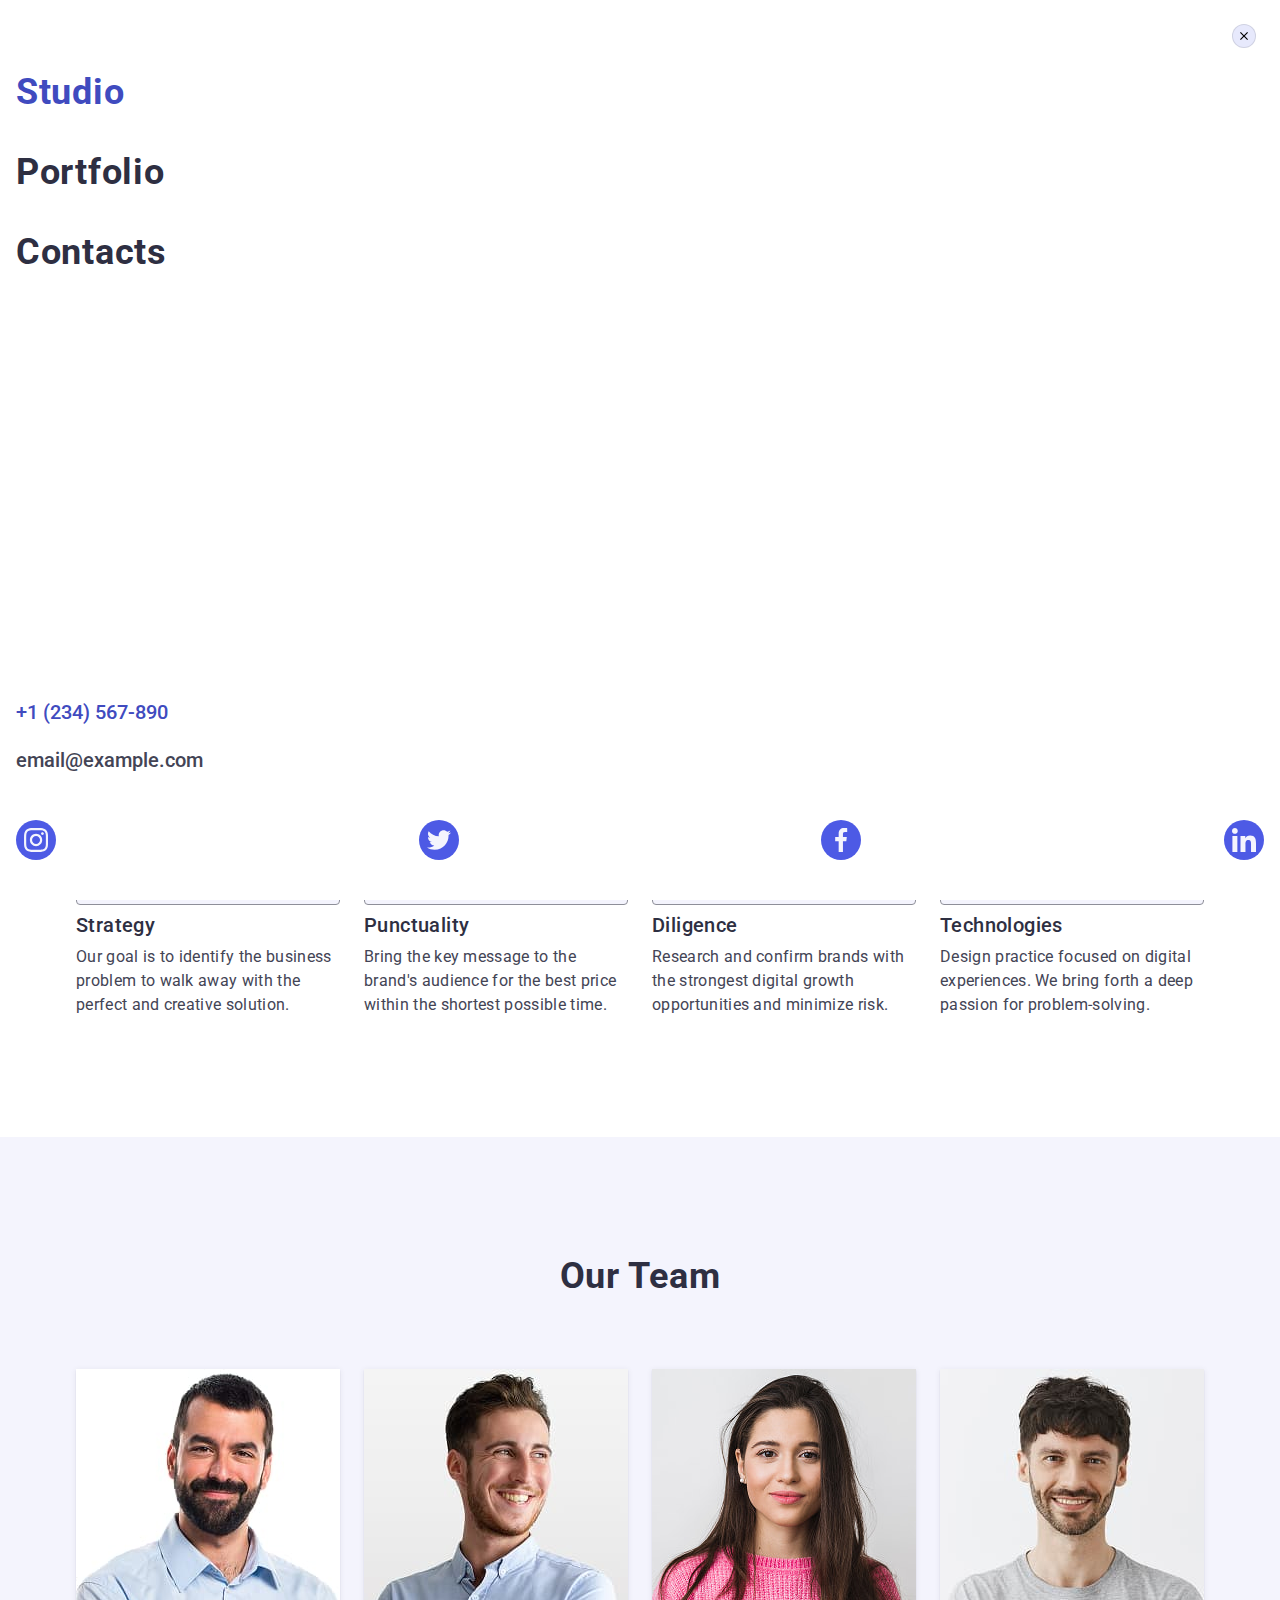
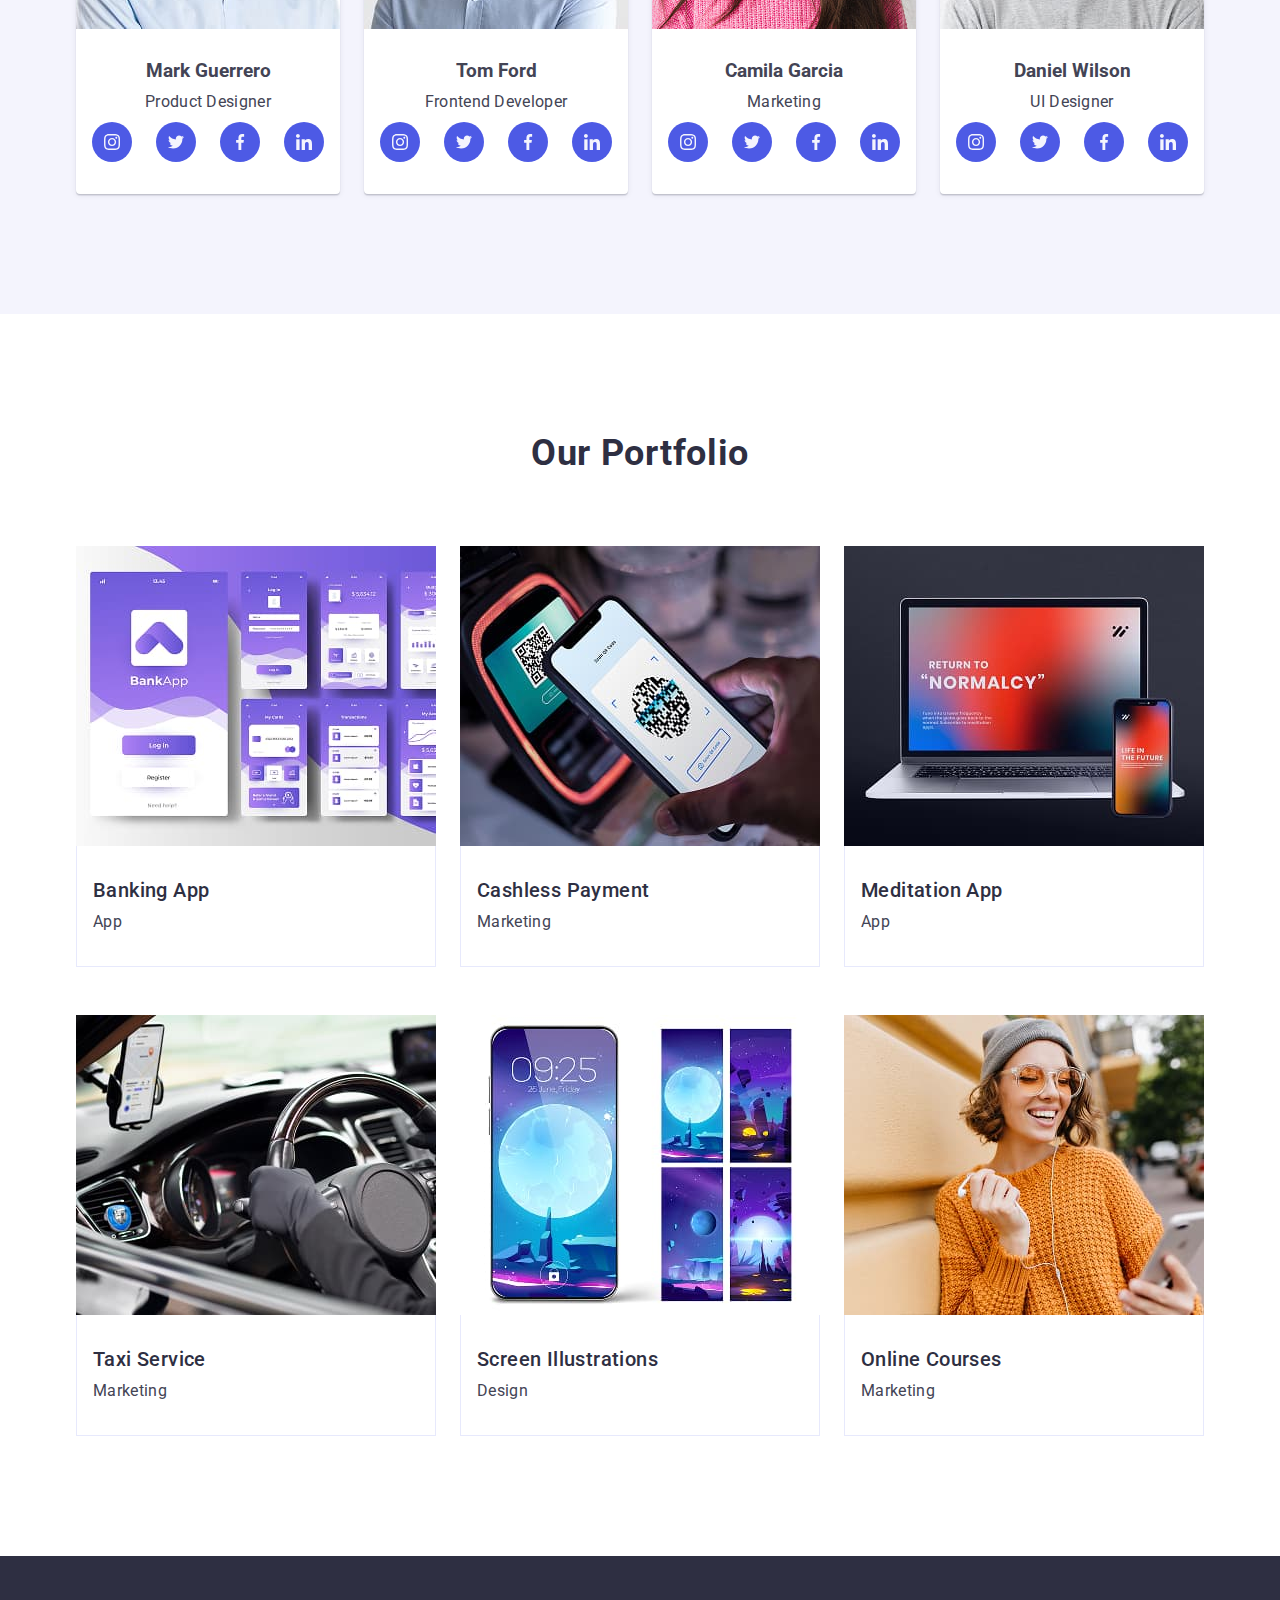
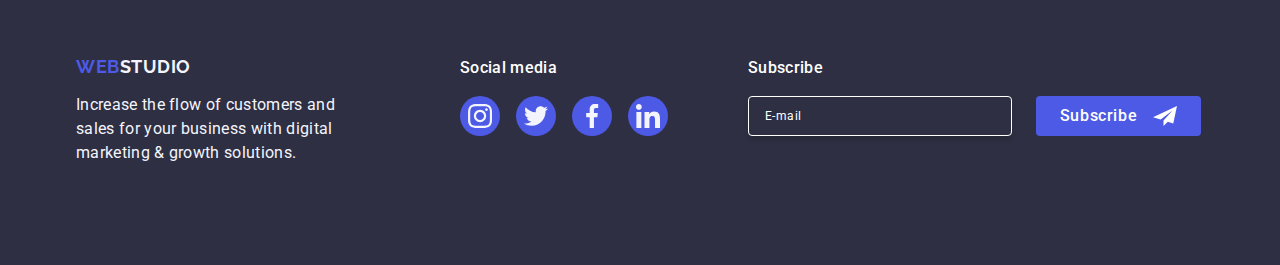
<file: index_navigation_open.html>
<!DOCTYPE html>
<html lang="en">
<head>
    <meta charset="UTF-8">
    <meta name="viewport" content="width=device-width, initial-scale=1.0">
    <title>WebStudio</title>
    <link rel="preconnect" href="https://fonts.googleapis.com">
    <link rel="preconnect" href="https://fonts.gstatic.com" crossorigin>
    <link href="https://fonts.googleapis.com/css2?family=Raleway:ital,wght@0,100..900;1,100..900&family=Roboto:ital,wght@0,100..900;1,100..900&display=swap" rel="stylesheet">
    <link rel="stylesheet" href="https://cdnjs.cloudflare.com/ajax/libs/modern-normalize/1.0.0/modern-normalize.min.css">
    <link rel="stylesheet" href="css/styles.css">
</head>
<body>
    <header class="header">
      <div class="header-container container">
        <nav class="nav">
            <a class="logo" href="#">
             WEB<span class="logo-light">Studio</span>
            </a>
            <ul class="nav-list">
                <li class="nav-list-item"><a class="f-link f-link-s" href="./index.html">Studio</a></li>
                <li class="nav-list-item"><a class="f-link" href="">Portfolio</a></li>
                <li class="nav-list-item"><a class="f-link" href="">Contacts</a></li>
            </ul>
        </nav>
        <address class="contact-info">
            <ul class="contact-list">
              <li class="contact-item">
                <a href="tel:+1234567890" class="contact-link">+1 (234) 567-890</a>
              </li>
              <li class="contact-item">
                <a href="mailto:email@example.com" class="contact-link">email@example.com</a>
              </li>
            </ul>
          </address>
          <div class="pull"></div>
        </div>
    </header>
    
    <main>
        <section class="hero-section">
          <div class="hero-container container">
            <h1 class="hhero">Effective Solutions <br> for Your Business</h1>
            <button class="btn">Order Service</button>
          </div>
        </section>
        
        <section class="features">
          <div class="container">
            <h2 class="visually-hidden">Section Title</h2>
            <ul class="features-list">
              <li class="features-item">
                <div class="icon-container">
                    <svg width="64" height="64" class="icon icon-antenna-1">
                      <use href="./images/icons.svg#icon-antenna-1"></use>
                    </svg>
              </div>
                <h3 class="list-title">Strategy</h3>
                <p class="list-text">Our goal is to identify the business problem to walk away with the perfect and creative solution. </p>
              </li>
              <li class="features-item">
                <div class="icon-container">
                  <svg width="64" height="64" class="icon icon-clock-1">
                    <use href="./images/icons.svg#icon-clock-1"></use>
                  </svg>
            </div>
                <h3 class="list-title">Punctuality</h3>
                <p class="list-text">Bring the key message to the brand's audience for the best price within the shortest possible time.</p>
              </li>
              <li class="features-item">
                <div class="icon-container">
                  <svg width="64" height="64" class="icon icon-diagram-1">
                    <use href="./images/icons.svg#icon-diagram-1"></use>
                  </svg>
            </div>
                <h3 class="list-title">Diligence</h3>
                <p class="list-text">Research and confirm brands with the strongest digital growth opportunities and minimize risk.</p>
              </li>
              <li class="features-item">
                <div class="icon-container">
                  <svg width="64" height="64" class="icon icon-astronaut-1">
                    <use href="./images/icons.svg#icon-astronaut-1"></use>
                  </svg>
            </div>
                <h3 class="list-title">Technologies</h3>
                <p class="list-text">Design practice focused on digital experiences. We bring forth a deep passion for problem-solving.</p>
              </li>
            </ul>
          </div>
          </section>

          <section class="our-team">
            <div class="container">
            <h2 class="section-title team-titlee">Our Team</h2>
            <ul class="team-list">
              <li class="team-item">
                <img src="images/employee/img.jpg" alt="Mark Guerrero">
                <div class="team-info">
                <h3 class="team-name">Mark Guerrero</h3>
                <p class="team-text">Product Designer</p>
                <ul class="social-list">
                  <li class="social-item">
                      <a href="#" class="social-link">
                          <svg width="16" height="16" class="social-icon">
                              <use href="./images/icons.svg#icon-instagram-2"></use>
                          </svg>
                      </a>
                  </li>
                  <li class="social-item">
                      <a href="#" class="social-link">
                          <svg width="16" height="16" class="social-icon">
                              <use href="./images/icons.svg#icon-twitter-1"></use>
                          </svg>
                      </a>
                  </li>
                  <li class="social-item">
                      <a href="#" class="social-link">
                          <svg width="16" height="16" class="social-icon">
                              <use href="./images/icons.svg#icon-facebook-1"></use>
                          </svg>
                      </a>
                  </li>
                  <li class="social-item">
                      <a href="#" class="social-link">
                          <svg width="16" height="16" class="social-icon">
                              <use href="./images/icons.svg#icon-linkedin-1"></use>
                          </svg>
                          </a>
                      </li>
                  </ul>
                </div>
              </li>
              <li class="team-item">
                <img src="images/employee/img2.jpg" alt="Tom Ford">
                <div class="team-info">
                <h3 class="team-name">Tom Ford</h3>
                <p class="team-text">Frontend Developer</p>
                <ul class="social-list">
                  <li class="social-item">
                      <a href="#" class="social-link">
                          <svg width="16" height="16" class="social-icon">
                              <use href="./images/icons.svg#icon-instagram-2"></use>
                          </svg>
                      </a>
                  </li>
                  <li class="social-item">
                      <a href="#" class="social-link">
                          <svg width="16" height="16" class="social-icon">
                              <use href="./images/icons.svg#icon-twitter-1"></use>
                          </svg>
                      </a>
                  </li>
                  <li class="social-item">
                      <a href="#" class="social-link">
                          <svg width="16" height="16" class="social-icon">
                              <use href="./images/icons.svg#icon-facebook-1"></use>
                          </svg>
                      </a>
                  </li>
                  <li class="social-item">
                      <a href="#" class="social-link">
                          <svg width="16" height="16" class="social-icon">
                              <use href="./images/icons.svg#icon-linkedin-1"></use>
                          </svg>
                          </a>
                      </li>
                  </ul>
                </div>
              </li>
              <li class="team-item">
                <img src="images/employee/img3.jpg" alt="Camila Garcia">
                <div class="team-info">
                <h3 class="team-name">Camila Garcia</h3>
                <p class="team-text">Marketing</p>
                <ul class="social-list">
                  <li class="social-item">
                      <a href="#" class="social-link">
                          <svg width="16" height="16" class="social-icon">
                              <use href="./images/icons.svg#icon-instagram-2"></use>
                          </svg>
                      </a>
                  </li>
                  <li class="social-item">
                      <a href="#" class="social-link">
                          <svg width="16" height="16" class="social-icon">
                              <use href="./images/icons.svg#icon-twitter-1"></use>
                          </svg>
                      </a>
                  </li>
                  <li class="social-item">
                      <a href="#" class="social-link">
                          <svg width="16" height="16" class="social-icon">
                              <use href="./images/icons.svg#icon-facebook-1"></use>
                          </svg>
                      </a>
                  </li>
                  <li class="social-item">
                      <a href="#" class="social-link">
                          <svg width="16" height="16" class="social-icon">
                              <use href="./images/icons.svg#icon-linkedin-1"></use>
                          </svg>
                          </a>
                      </li>
                  </ul>
                </div>
              </li>
              <li class="team-item">
                <img src="images/employee/img4.jpg" alt="Daniel Wilson">
                <div class="team-info">
                <h3 class="team-name">Daniel Wilson</h3>
                <p class="team-text">UI Designer</p>
                <ul class="social-list">
                  <li class="social-item">
                      <a href="#" class="social-link">
                          <svg width="16" height="16" class="social-icon">
                              <use href="./images/icons.svg#icon-instagram-2"></use>
                          </svg>
                      </a>
                  </li>
                  <li class="social-item">
                      <a href="#" class="social-link">
                          <svg width="16" height="16" class="social-icon">
                              <use href="./images/icons.svg#icon-twitter-1"></use>
                          </svg>
                      </a>
                  </li>
                  <li class="social-item">
                      <a href="#" class="social-link">
                          <svg width="16" height="16" class="social-icon">
                              <use href="./images/icons.svg#icon-facebook-1"></use>
                          </svg>
                      </a>
                  </li>
                  <li class="social-item">
                      <a href="#" class="social-link">
                          <svg width="16" height="16" class="social-icon">
                              <use href="./images/icons.svg#icon-linkedin-1"></use>
                          </svg>
                          </a>
                      </li>
                  </ul>
                </div>
              </li>
            </ul>
          </div>
          </section>
        
          <section class="fourth-section">
            <div class="container">
            <h2 class="section-title-pr">Our Portfolio</h2>
            <ul class="project-list">
                <li class="card-item">
                  <div class="img-container">
                    <img width="360" src="./images/porfolio/img.jpg" alt="App Image">
                    <p class="card-text">14 Stylish and User-Friendly App Design Concepts · Task Manager App · Calorie Tracker App · Exotic Fruit Ecommerce App · Cloud Storage App</p>
                </div>
                    <div class="app-container">
                    <h3 class="project-title">Banking App</h3>
                    <p class="project-description">App</p>
                    </div>
                </li>
                <li class="card-item">
                  <div class="img-container">
                    <img width="360" src="./images/porfolio/img2.jpg" alt="App Image">
                    <p class="card-text">14 Stylish and User-Friendly App Design Concepts · Task Manager App · Calorie Tracker App · Exotic Fruit Ecommerce App · Cloud Storage App</p>
                </div>
                    <div class="app-container">
                    <h3 class="project-title">Cashless Payment</h3>
                    <p class="project-description">Marketing</p>
                    </div>
                </li>
                <li class="card-item">
                  <div class="img-container">
                    <img width="360" src="./images/porfolio/img3.jpg" alt="App Image">
                    <p class="card-text">14 Stylish and User-Friendly App Design Concepts · Task Manager App · Calorie Tracker App · Exotic Fruit Ecommerce App · Cloud Storage App</p>
                </div>
                    <div class="app-container">
                    <h3 class="project-title">Meditation App</h3>
                    <p class="project-description">App</p>
                    </div>
                </li>
                <li class="card-item">
                  <div class="img-container">
                    <img width="360" src="./images/porfolio/img4.jpg" alt="App Image">
                    <p class="card-text">14 Stylish and User-Friendly App Design Concepts · Task Manager App · Calorie Tracker App · Exotic Fruit Ecommerce App · Cloud Storage App</p>
                </div>
                    <div class="app-container">
                    <h3 class="project-title">Taxi Service</h3>
                    <p class="project-description">Marketing</p>
                    </div>
                </li>
                <li class="card-item">
                  <div class="img-container">
                    <img width="360" src="./images/porfolio/img5.jpg" alt="App Image">
                    <p class="card-text">14 Stylish and User-Friendly App Design Concepts · Task Manager App · Calorie Tracker App · Exotic Fruit Ecommerce App · Cloud Storage App</p>
                </div>
                    <div class="app-container">
                    <h3 class="project-title">Screen Illustrations</h3>
                    <p class="project-description">Design</p>
                    </div>
                </li>
                <li class="card-item">
                  <div class="img-container">
                    <img width="360" src="./images/porfolio/img6.jpg" alt="App Image">
                    <p class="card-text">14 Stylish and User-Friendly App Design Concepts · Task Manager App · Calorie Tracker App · Exotic Fruit Ecommerce App · Cloud Storage App</p>
                </div>
                    <div class="app-container">
                    <h3 class="project-title">Online Courses</h3>
                    <p class="project-description">Marketing</p>
                    </div>
                </li>
            </ul>
          </div>
        </section>
    </main>
    
    <footer class="footer">
      <div class="container footer-container">
        <div class="footer-info">
        <a class="logo-f" href="#">
            WEB<span class="logo-light-f">Studio</span>
        </a>
        <p class="footer_text">Increase the flow of customers and sales for your business with digital marketing & growth solutions.</p>
        </div>
        <div class="footer-socials">
          <p class="social-text-footer">Social media</p>
          <ul class="social-list-footer">
            <li class="social-item">
              <a href="#" class="social-link-footer">
                <svg width="24" height="24" class="social-icon">
                  <use href="./images/icons.svg#icon-instagram-2"></use>
                </svg>
              </a>
            </li>
            <li class="social-item">
              <a href="#" class="social-link-footer">
                <svg width="24" height="24" class="social-icon">
                  <use href="./images/icons.svg#icon-twitter-1"></use>
                </svg>
              </a>
            </li>
            <li class="social-item">
              <a href="#" class="social-link-footer">
                <svg width="24" height="24" class="social-icon">
                  <use href="./images/icons.svg#icon-facebook-1"></use>
                </svg>
              </a>
            </li>
            <li class="social-item">
              <a href="#" class="social-link-footer">
                <svg width="24" height="24" class="social-icon">
                  <use href="./images/icons.svg#icon-linkedin-1"></use>
                </svg>
              </a>
            </li>
          </ul>
        </div>
        <div class="subscribe-container">
          <p class="subscribe-text">Subscribe</p>
          <form class="subscribe-form">
            <label class="subscribe-label">
              <input 
                class="subscribe-input" 
                type="email" 
                name="email" 
                placeholder="E-mail" 
              />
            </label>
            <button class="subscribe-button" type="submit">
              Subscribe
              <svg class="subscribe-icon" width="24" height="24">
                <use href="./images/icons.svg#icon-Frame-3"></use>
              </svg>
            </button>
          </form>
        </div>
      </div>
    </footer>

    <div class="mod-bg">
      <div class="mod-win">
          <button type="button" class="mod-cls-btn">
              <svg class="mod-cls-ico" width="8" height="8">
                  <use href="./images/icons.svg#icon-close-black-18dp-2-1"></use>
              </svg>
          </button>
          <p class="mod-txt">Leave your contacts and we will call you back</p>
          <form class="mod-form">
              <div class="mod-field">
                  <label for="user-name" class="mod-label">Name</label>
                  <div class="mod-input-wrap">
                      <input type="text" name="user-name" id="user-name" class="mod-input">
                      <svg class="mod-ico" width="18" height="24">
                          <use href="./images/icons.svg#icon-person-black-18dp-1"></use>
                      </svg>
                  </div>
              </div>
              <div class="mod-field">
                  <label for="user-phone" class="mod-label">Phone</label>
                  <div class="mod-input-wrap">
                      <input type="text" name="user-phone" id="user-phone" class="mod-input">
                      <svg class="mod-ico" width="18" height="24">
                          <use href="./images/icons.svg#icon-phone-black-18dp-1"></use>
                      </svg>
                  </div>
              </div>
              <div class="mod-field">
                  <label for="user-email" class="mod-label">Email</label>
                  <div class="mod-input-wrap">
                      <input type="text" name="user-email" id="user-email" class="mod-input">
                      <svg class="mod-ico" width="18" height="24">
                          <use href="./images/icons.svg#icon-email-black-18dp-1"></use>
                      </svg>
                  </div>
              </div>
              <div class="mod-field-com">
                  <label for="user-comment" class="mod-label">Comment</label>
                  <textarea name="user-comment" id="user-comment" class="mod-com" placeholder="Text input"></textarea>
              </div>
              <div class="mod-check">
                  <input type="checkbox" name="user-privacy" id="user-privacy" value="true" class="mod-hid visually-hidden">
                  <label for="user-privacy" class="mod-check-lab">
                      <span class="mod-check-own">
                          <svg class="mod-check-ico" width="10" height="8">
                              <use href="./images/icons.svg#icon-Vector"></use>
                          </svg>
                      </span>
                      I accept the terms and conditions of the <a href="" class="mod-link">Privacy Policy</a>
                  </label>
              </div>
              <button type="submit" class="mod-sub-btn">Send</button>
          </form>
      </div>
  </div>

  <div class="mobile-nav  is-open">
    <button type="button" class="mod-cls-btn btn-close-navigation">
        <svg class="mod-cls-ico" width="8" height="8">
            <use href="./images/icons.svg#icon-close-black-18dp-2-1"></use>
        </svg>
    </button>
    <nav class="nav-mobile">
      <ul class="nav-list-mob">
        <li class="nav-list-item-mob"><a href="#" class="f-links-mob active">Studio</a></li>
        <li class="nav-list-item-mob"><a href="#" class="f-links-mob">Portfolio</a></li>
        <li class="nav-list-item-mob"><a href="#" class="f-links-mob">Contacts</a></li>
      </ul>
    </nav>
    <div class="full-contact-mobile">
      <address class="contact-info-mob">
        <ul class="contact-list-mob">
          <li class="contact-item-mob">
            <a href="tel:+1234567890" class="contact-link-mob phone-mob">+1 (234) 567-890</a>
          </li>
          <li class="contact-item-mob">
            <a href="mailto:email@example.com" class="contact-link-mob">email@example.com</a>
          </li>
        </ul>
      </address>
      <div class="socials-mob">
        <ul class="social-list-mob">
          <li class="social-item-mob">
            <a href="#" class="social-link-footer">
              <svg width="24" height="24" class="social-icon">
                <use href="./images/icons.svg#icon-instagram-2"></use>
              </svg>
            </a>
          </li>
          <li class="social-item-mob">
            <a href="#" class="social-link-footer">
              <svg width="24" height="24" class="social-icon">
                <use href="./images/icons.svg#icon-twitter-1"></use>
              </svg>
            </a>
          </li>
          <li class="social-item-mob">
            <a href="#" class="social-link-footer">
              <svg width="24" height="24" class="social-icon">
                <use href="./images/icons.svg#icon-facebook-1"></use>
              </svg>
            </a>
          </li>
          <li class="social-item-mob">
            <a href="#" class="social-link-footer">
              <svg width="24" height="24" class="social-icon">
                <use href="./images/icons.svg#icon-linkedin-1"></use>
              </svg>
            </a>
          </li>
        </ul>
      </div>
    </div>
  </div>
</body>
</html>
</file>
<file: css/styles.css>
body {
    font-family: "Roboto", sans-serif;
    background-color: #fff;
    color: #434455;
}

img {
    display: block;
}

a {
    text-decoration: none;
    color: currentColor;
}

li {
    list-style-type: none;
}

section {
    padding: 120px 0;
}

h1, h2, h3, h4, h5, h6 {
    margin: 0;
padding-left: 0%;
}

ul {
    padding-left: 0;
    margin: 0;
}

p {
    margin-top: 0;
    margin-bottom: 0;
}

.icon {
  display: inline-block;
  width: 64px;
  height: 64px;
  stroke-width: 0;
  stroke: currentColor;
  fill: currentColor;
}

.container {
    width: 1158px;
    margin: 0 auto;
    padding: 0 15px;
}

.header {
  display: block;
  border-bottom: 1px solid #e7e9fc;
  box-shadow: 0px 2px 1px rgba(46, 47, 66, 0.08),
                        0px 1px 1px rgba(46, 47, 66, 0.16),
                        0px 1px 6px rgba(46, 47, 66, 0.08);
}

.header-container {
  display: flex;
  justify-content: space-between;
  align-items: center;
  width: 1158px;
  margin: 0 auto;
  padding: 0 15px;
}

.logo {
font-family: "Raleway", sans-serif;
letter-spacing: 0.03em;
text-transform: uppercase;
color: #4D5AE5;
color: rgb(77, 90, 229);
font-size: 18px;
font-weight: 700;
line-height: 1.17;
letter-spacing: 3%;
text-transform: uppercase;
margin-right: 76px;
}

.logo-light {
font-family: "Raleway", sans-serif;
font-style: normal;
font-weight: 700;
font-size: 18px;
line-height: 21px;
/* identical to box height, or 117% */
letter-spacing: 0.03em;
text-transform: uppercase;
color: #2e2f42;
}

.logo-light-f {
    font-family: "Raleway", sans-serif;
    font-style: normal;
    font-weight: 700;
    font-size: 18px;
    line-height: 21px;
    /* identical to box height, or 117% */
    letter-spacing: 0.03em;
    text-transform: uppercase;
    color: #f4f4fd;
display: inline-block;
    }
  
    .nav {
      display: flex;
      align-items: center;
  }

 .nav-list {
  display: flex;
    gap: 40px;
    list-style: none;
    margin: 0;
    padding: 0;
 }

.nav-list-item {
list-style-type: none;
font-family: 'Roboto';
font-style: normal;
font-weight: 500;
font-size: 16px;
line-height: 24px;
letter-spacing: 0.02em;
color: #2E2F42;
text-decoration: none;
color: black;
}

.contact-info {
    font-style: normal;
    display: flex;
    gap: 40px;
    list-style: none;
    margin: 0;
    padding: 0;
  }

.contacts li:last-child {
  margin-right: 0;
}

.hero-container {
  text-align: center;
}


  .contact-link {
    font-size: 16px;
    line-height: 1.5;
    letter-spacing: 0.02em;
    text-decoration: none;
    color: #434455;
    padding: 24px 0;
    transition: color 250ms cubic-bezier(0.4, 0, 0.2, 1);
  }
  .contact-link:hover, 
  .contact-link:focus {
    color: #404bbf;
  }
  .list-title {
    font-weight: 500;
    font-size: 20px;
    line-height: 1.2;
    letter-spacing: 0.02em;
    color: #2e2f42;
    margin-bottom: 8px;
  
  }
  .list-text {
    font-size: 16px;
    line-height: 1.5;
    letter-spacing: 0.02em;
    color: #434455;
  }



.hero-section {
    font-family: "Roboto", sans-serifs;
    padding: 188px 0;
    background-image: linear-gradient(rgba(46, 47, 66, 0.7), rgba(46, 47, 66, 0.7)), url(../images/people-office1.jpg);
    background-position: center;
    max-width: 1440px;
    background-repeat: no-repeat;
    background-size: cover;
    margin: 0 auto;
}

.icon-container {
  display: flex;
  align-items: center;
  justify-content: center;
  height: 112px;
  background-color: #f4f4fd;
  border-radius: 4px;
  border: 1px solid #8e8f99;
  margin-bottom: 8px;
}

.fourth-section {
    font-size: 36px;
    line-height: 1.11;
    letter-spacing: 0.02em;
    text-transform: capitalize;
    color: #2e2f42;
}

.section-title {
    font-size: 36px;
    line-height: 1.11;
    text-align: center;
    letter-spacing: 0.02em;
    text-transform: capitalize;
    color: #2e2f42;
    margin-bottom: 72px;
    text-align: center;
}

.project-title {
    font-weight: 500;
    font-size: 20px;
    line-height: 1.2;
    letter-spacing: 0.02em;
    color: #2e2f42;
    margin-bottom: 8px;
}

.project-description {
    font-size: 16px;
    line-height: 1.5;
    letter-spacing: 0.02em;
    color: #434455;
}
.project-item {
  transition: box-shadow 250ms cubic-bezier(0.4, 0, 0.2, 1);
}

.btn {
    font-family: "Roboto", sans-serif;
color: rgb(255, 255, 255);
font-size: 16px;
font-weight: 500;
line-height: 24px;
letter-spacing: 0.04em;
display: block;
min-width: 169px;
height: 56px;
border: none;
background-color: var(--primary-color, #4d5ae5);
border-radius: 4px;
cursor: pointer;
margin: 0 auto;
transition:  background-color 250ms cubic-bezier(0.4, 0, 0.2, 1);
}

.btn:hover {
    background-color: #404BBF;
}

.btn:focus {
    background-color: #404BBF;
}

.team-h2 {
/* Header 2 */
font-family: 'Roboto';
font-style: normal;
font-weight: 700;
font-size: 36px;
line-height: 40px;
/* identical to box height, or 111% */
letter-spacing: 0.02em;
/* NAVY BLUE */
color: #2E2F42;
}

.portfolio-h2 {
font-family: 'Roboto';
font-style: normal;
font-weight: 700;
font-size: 36px;
line-height: 40px;
/* identical to box height, or 111% */
letter-spacing: 0.02em;
/* NAVY BLUE */
color: #2E2F42;
}
.our-team {
    background-color: #F4F4FD;
    padding: 120px 0;
  }
  .section-title {
    font-size: 36px;
    line-height: 1.11;
    text-align: center;
    letter-spacing: 0.02em;
    text-transform: capitalize;
    color: #2e2f42;
  }

  .team-item {
    background-color: #FFFFFF;
    text-align: center;
    border-radius: 0 0 4px 4px;
    text-align: center;
    width: calc((100% - 72px) / 4);
    box-shadow: 0px 1px 6px rgba(46, 47, 66, 0.08),
                0px 1px 1px rgba(46, 47, 66, 0.16),
                0px 2px 1px rgba(46, 47, 66, 0.08);
    border-radius: 0px 0px 4px 4px;
  }

  .card-list {
    list-style: none;
    padding: 0;
    display: flex;
    flex-wrap: wrap;
    gap: 16px;
}

.card-item {
    position: relative;
    overflow: hidden;
    transition: box-shadow 250ms cubic-bezier(0.4, 0, 0.2, 1);
    cursor: pointer;
}

.card-item:hover {
    box-shadow: 0px 1px 6px rgba(46, 47, 66, 0.08),
                0px 1px 1px rgba(46, 47, 66, 0.16),
                0px 2px 1px rgba(46, 47, 66, 0.08);
}

.img-container {
    position: relative;
    overflow: hidden;
}

.card-text {
    position: absolute;
    top: 0;
    width: 100%;
    height: 100%;
    padding: 40px 32px;
    font-size: 16px;
    line-height: 1.5;
    letter-spacing: 0.02em;
    color: var(--text-color, #f4f4fd);
    background-color: #4d5ae5;
    transform: translateY(100%);
    transition: transform 250ms cubic-bezier(0.4, 0, 0.2, 1);
}

.card-item:hover .card-text {
    transform: translateY(0%);
}


  .social-list {
    list-style: none;
    display: flex;
    justify-content: center;
    gap: 24px;
    padding: 0;
}

.social-item {
    width: 40px;
    height: 40px;
}

.social-link {
    width: 100%;
    height: 100%;
    display: flex;
    align-items: center;
    justify-content: center;
    background-color: var(--primary-color, #4d5ae5);
    border-radius: 50%;
    transition: background-color 250ms cubic-bezier(0.4, 0, 0.2, 1);
}

.social-link:hover,
.social-link:focus {
    background-color: #404bbf;
}

.social-icon {
    fill: var(--icon-color, #f4f4fd);
}

  .team-title {
    font-weight: 500;
    font-size: 20px;
    line-height: 1.2;
    letter-spacing: 0.02em;
    color: #2e2f42;
  }
  .team-text {
    font-size: 16px;
    line-height: 1.5;
    letter-spacing: 0.02em;
    color: #434455;
    text-align: center;
    margin-bottom: 8px;
  }

.footer_text{
font-family: 'Roboto';
font-style: normal;
font-weight: 400;
font-size: 16px;
line-height: 24px;
letter-spacing: 0.02em;
color: #F4F4FD;
max-width: 264px; 
}

.hhero {
color: rgb(255, 255, 255);
font-family: 'Roboto';
font-size: 56px;
font-weight: 700;
line-height: 1.07;
letter-spacing: 0.02em;
text-align: center;
max-width: 496px;
margin: 0 auto 48px;
}

.footer {
    background-color: #2E2F42;
    padding: 100px 0;
}

.f-link {
  padding: 24px 0;
  display: block;
  position: relative;
            color: #2E2F42;
            transition: color 250ms cubic-bezier(0.4, 0, 0.2, 1);
}

.f-link:hover {
    color: #404bbf;
}

.f-link:focus {
    color: #404bbf;
}

.f-link-s::after {
  content: '';
  width: 100%;
  position: absolute;
  left: 0;
  bottom: -1px;
  height: 4px;
  background-color: #404bbf;
  border-radius: 2px;
}


.features {
  padding: 120px 0;
}

.visually-hidden {
  position: absolute;
  width: 1px;
  height: 1px;
  margin: -1px;
  border: 0;
  padding: 0;
  white-space: nowrap;
  clip-path: inset(100%);
  clip: rect(0 0 0 0);
 overflow: hidden;
}

.features-list {
  display: flex;
  gap: 24px;
}

.features-item {
  width: calc((100% - 72px) / 4);
}

.team-titlee {
  margin-bottom: 72px;
  text-align: center;
}

.team-list {
  display: flex;
  gap: 24px;
  list-style: none;
  padding: 0;
  justify-content: center;
}

.team-info {
  padding: 32px 0;
  text-align: center;
}

.team-name {
  text-align: center;
  margin-bottom: 8px;
}

.app-cont {
  border: 1px solid #e7e9fc;
  border-top: none;
  text-align: center;
  margin: 0;
  padding: 0;
  position: relative;
    overflow: hidden;
}

.app-container {
  padding: 32px 16px;
  border: 1px solid #e7e9fc;
  border-top: none;
}

.project-list {
    list-style: none;
    padding: 0;
    display: flex;
    flex-wrap: wrap;
    gap: 48px 24px;
}

.section-title-pr {
  font-weight: 700;
  font-size: 36px;
  line-height: 111%;
  margin-bottom: 72px;
  letter-spacing: 0.02em;
text-align: center;
color: #2E2F42;
}

.contact-list {
  display: flex;
  gap: 40px;
}

.logo-f {
  font-family: "Raleway", sans-serif;
  letter-spacing: 0.03em;
  text-transform: uppercase;
  color: #4D5AE5;
  color: rgb(77, 90, 229);
  font-size: 18px;
  font-weight: 700;
  line-height: 1.17;
  letter-spacing: 3%;
  text-transform: uppercase;
  margin-right: 76px;
  display: inline-block;
  margin-bottom: 16px;
  }

  .footer-container {
    display: flex;
    align-items: baseline;
  }

  .social-text-footer {
    font-weight: 500;
    font-size: 16px;
    line-height: 1.5;
    letter-spacing: 0.02em;
    color: var(--white, #FFFFFF);
    margin-bottom: 16px;
    margin-top: 0;
  }

  .social-list {
    display: flex;
    gap: 24px;
  }
  .social-item {
    width: 40px;
    height: 40px;
  }
  .social-link-footer {
    width: 100%;
    height: 100%;
    background-color: var(--blue, #4d5ae5);
    border-radius: 50%;
    display: flex;
    align-items: center;
    justify-content: center;
    transition: background-color 250ms cubic-bezier(0.4, 0, 0.2, 1);
  }
  .social-link:hover, .social-link:focus {
    background-color: #404bbf;
  }
  .social-link-footer:hover, .social-link-footer:focus {
    background-color: #31d0aa;
  }


  .social-icon {
    fill: var(--icon-color, #f4f4fd);
  }

  .footer-info {
    margin-right: 120px;
  }

  .social-list-footer {
    display: flex;
    gap: 16px;
    margin-left: 0%;
    padding: 0;
    margin-right: 80px;
  }

  .subscribe-container {
    display: flex;
    flex-direction: column;
  }
  
  .subscribe-text {
    margin-bottom: 16px;
    font-weight: 500;
    font-size: 16px;
    line-height: 1.5;
    letter-spacing: 0.02em;
    color: #ffffff;
  }
  
  .subscribe-form {
    display: flex;
    gap: 24px;
  }
  
  .subscribe-input {
    width: 264px;
    height: 40px;
    border: 1px solid #ffffff;
    background-color: transparent;
    font-size: 12px;
    line-height: 2;
    letter-spacing: 0.04em;
    padding-left: 16px;
    box-shadow: 0px 4px 4px rgba(0, 0, 0, 0.15);
    border-radius: 4px;
    color: #ffffff;
  }
  
  .subscribe-input::placeholder {
    color: #ffffff;
  }
  
  .subscribe-button {
    min-width: 165px;
    height: 40px;
    display: flex;
    justify-content: center;
    align-items: center;
    font-family: "Roboto", sans-serif;
    font-size: 16px;
    font-weight: 500;
    line-height: 1.5;
    letter-spacing: 0.04em;
    color: #ffffff;
    cursor: pointer;
    background-color: #4D5AE5;
    border: none;
    border-radius: 4px;
  }
  
  .subscribe-icon {
    margin-left: 16px;
  }

  .mod-bg {
    position: fixed;
    top: 0;
    left: 0;
    width: 100%;
    height: 100%;
    background-color: rgba(46, 47, 66, 0.4);
    transition: opacity 250ms cubic-bezier(0.4, 0, 0.2, 1), visibility 250ms cubic-bezier(0.4, 0, 0.2, 1);
    display: none;
  }

.mod-win {
    position: absolute;
    top: 50%;
    left: 50%;
    transform: translate(-50%, -50%);
    width: 408px;
    min-height: 584px;
    background: #fcfcfc;
    box-shadow: 0px 1px 1px rgba(0, 0, 0, 0.14), 0px 1px 3px rgba(0, 0, 0, 0.12), 0px 2px 1px rgba(0, 0, 0, 0.2);
    border-radius: 4px;
    transition: transform 250ms cubic-bezier(0.4, 0, 0.2, 1);
    padding: 72px 24px 24px 24px;
}

.mod-cls-btn {
    position: absolute;
    top: 24px;
    right: 24px;
    width: 24px;
    height: 24px;
    border-radius: 50%;
    display: flex;
    align-items: center;
    justify-content: center;
    background-color: #e7e9fc;
    border: 1px solid rgba(0, 0, 0, 0.1);
    padding: 0;
    cursor: pointer;
    transition: background-color 250ms cubic-bezier(0.4, 0, 0.2, 1), border 250ms cubic-bezier(0.4, 0, 0.2, 1);
}

.mod-cls-btn:hover,
.mod-cls-btn:focus {
    background-color: #404bbf;
    border: none;
}

.mod-cls-ico {
    transition: fill 250ms cubic-bezier(0.4, 0, 0.2, 1);
}

.mod-cls-btn:hover .mod-cls-ico,
.mod-cls-btn:focus .mod-cls-ico {
    fill: #ffffff;
}

.mod-txt {
    font-weight: 500;
    font-size: 16px;
    line-height: 1.5;
    text-align: center;
    letter-spacing: 0.02em;
    color: #2E2F42;
    margin-bottom: 16px;
}

.mod-form {
    display: flex;
    flex-direction: column;
}

.mod-field {
    margin-bottom: 8px;
}

.mod-label {
    font-size: 12px;
    line-height: 1.17;
    letter-spacing: 0.04em;
    color: #8e8f99;
    display: block;
    margin-bottom: 4px;
}

.mod-input-wrap {
    position: relative;
}

.mod-input {
    width: 100%;
    height: 40px;
    border: 1px solid rgba(46, 47, 66, 0.4);
    border-radius: 4px;
    background-color: transparent;
    padding-left: 38px;
    outline: transparent;
    transition: border-color 250ms cubic-bezier(0.4, 0, 0.2, 1);
}

.mod-input:focus {
    border-color: #4D5AE5;
}

.mod-ico {
    position: absolute;
    left: 16px;
    top: 50%;
    transform: translateY(-50%);
    transition: fill 250ms cubic-bezier(0.4, 0, 0.2, 1);
}

.mod-input:focus + .mod-ico {
    fill: #4D5AE5;
}

.mod-field-com {
    margin-bottom: 16px;
}

.mod-com {
    width: 100%;
    height: 120px;
    font-size: 12px;
    line-height: 1.17;
    letter-spacing: 0.04em;
    color: rgba(46, 47, 66, 0.4);
    border: 1px solid rgba(46, 47, 66, 0.4);
    border-radius: 4px;
    background-color: transparent;
    padding: 8px 16px;
    outline: transparent;
    resize: none;
    transition: border-color 250ms cubic-bezier(0.4, 0, 0.2, 1);
}

.mod-com:focus {
    border-color: #4D5AE5;
}

.mod-check {
    margin-bottom: 24px;
}

.mod-hid {
    -webkit-appearance: none;
    -moz-appearance: none;
    appearance: none;
}

.mod-check-lab {
    font-size: 12px;
    line-height: 1.17;
    letter-spacing: 0.04em;
    color: #8e8f99;
    align-items: center;
}

.mod-check-own {
  width: 16px;
  height: 16px;
  border: 1px solid rgba(46, 47, 66, 0.4);
  border-radius: 2px;
  transition: background-color 250ms cubic-bezier(0.4, 0, 0.2, 1), border 250ms cubic-bezier(0.4, 0, 0.2, 1), fill 250ms cubic-bezier(0.4, 0, 0.2, 1);
  display: inline-flex;
  align-items: center;
  justify-content: center;
  fill: transparent;
  margin-right: 8px;
  flex-wrap: nowrap;
}

.mod-check-ico {
    fill: #F4F4FD;
}

.mod-hid:checked + .mod-check-lab .mod-check-own {
    background-color: #404bbf;
    border: none;
    fill: #F4F4FD;
}

.mod-link {
    color: #4d5ae5;
    margin-left: 3px;
}

.mod-sub-btn {
    display: block;
    min-width: 169px;
    height: 56px;
    font-family: "Roboto", sans-serif;
    font-size: 16px;
    font-weight: 500;
    line-height: 1.5;
    letter-spacing: 0.04em;
    color: #ffffff;
    cursor: pointer;
    background-color: #4D5AE5;
    border: none;
    border-radius: 4px;
    transition: background-color 250ms cubic-bezier(0.4, 0, 0.2, 1);
    margin: 0 auto;
}

.mod-sub-btn:hover,
.mod-sub-btn:focus {
    background-color: #404bbf;
}


.is-open{
    display: block!important;
}

.pull{display: none;}


.mobile-nav{
    display: none;
    position: fixed;
    z-index: 300;
    width: 100%;
    height: 100%;
    background: #fff;
    top: 0;
    left: 0;
    padding: 72px 16px 200px;
    overflow-y: auto;
}

.nav-list-mob{
    display: flex;
    justify-content: flex-start;
    flex-wrap: wrap;
    gap: 40px;
    margin-bottom: 72px;
}

.nav-list-item-mob{
    width: 100%;
}

.f-links-mob{
    font-weight: 700;
    font-size: 36px;
    line-height: 40px;
    letter-spacing: 0.02em;
    color: #2E2F42;
}

.f-links-mob:hover,.f-links-mob.active{
    color: #404BBF;
}

.full-contact-mobile{
    position: absolute;
    bottom: 0;
    left: 0;
    width: 100%;
    padding: 0 16px 40px;
}

.contact-list-mob{
    gap: 24px;
    display: flex;
    flex-wrap: wrap;
}

.contact-link-mob{
    font-size: 20px;
    line-height: 24px;
    font-weight: 500;
    color: #434455;
    font-style: normal;
}

.contact-item-mob{
    width: 100%;
}

.phone-mob{
    color: #404BBF;
}

.social-list-mob{
    display: flex;
    align-items: center;
    justify-content: space-between;
    padding: 48px 0 0;
}

.social-link-footer{
    width: 40px;
    height: 40px;
}



.team-item img{max-width: 100%}



@media screen and (max-height: 524px){
    .mobile-nav{
        padding-bottom: 40px;
    }

    .full-contact-mobile{
        position: relative;
        padding: 0;
    }
}


@media screen and (max-width: 1157px){
    html,body{
        overflow-x: hidden;
    }


    .container{
        width: 100%;
        max-width: 100%;
        padding: 0 16px;
    }

    .logo{
        margin-right: 120px;
    }

    .contact-list{
        flex-wrap: wrap;
        justify-content: flex-end;
        gap: 12px;
    }
    .contact-item{
        width: 100%;
        text-align: right;
    }
    .contact-link{
        font-size: 12px;
        line-height: 14px;
        letter-spacing: 0.04em;
    }


    .hero-section{
        padding: 112px 0;
        background-image: linear-gradient(rgba(46, 47, 66, 0.7), rgba(46, 47, 66, 0.7)), url(../images/people-office1-tablet.jpg);
    }

    .hhero{
        margin-bottom: 36px;
    }


    .features{
        padding: 96px 0 48px;
    }

    .features-item{
        width: calc(50% - 12px);
        margin-bottom: 48px;
    }


    .features-list{
        flex-wrap: wrap;
    }

    .icon-container{
        display: none;
    }

    .list-title{
        font-size: 36px;
        line-height: 40px;
        font-weight: 700;
    }

    .list-text{
        font-weight: 500;
    }


    .our-team{
        padding: 96px 0 72px;
    }

    .team-list{
        flex-wrap: wrap;
    }

    .team-item{
        width: 264px;
        margin-bottom: 40px;
    }


    .project-list{
        gap: 0;
        justify-content: space-between;
    }

    .card-item{
        width: calc(50% - 12px);
        box-sizing: border-box;
        margin-bottom: 48px;
    }

    .img-container img{
        object-fit: cover;
        width: 100%;
    }


    .fourth-section{
        padding: 96px 0 48px;
    }


    .footer{
        padding: 96px 0;
    }

    .footer-container{
        flex-wrap: wrap;
        justify-content: space-between;
        gap: 0;
        width: 552px;
        max-width: 100%;
        padding: 0;
    }

    .footer-info{
        margin: 0;
        width: 264px;
    }

    .footer-socials{
        width: 264px;
    }

    .social-list-footer{
        margin-right: 0;
    }

    .subscribe-container{
        margin-top: 72px;
    }
}




@media screen and (max-width: 767px){
    .header{
        padding: 15px 0;
    }

    .contact-info,
    .nav-list{
        display: none;
    }

    .pull{
        display: block;
        width: 24px;
        height: 24px;
        background: url("../images/pull.svg") 50% 50% no-repeat;
    }


    .hero-section{
        padding: 72px 0;
        background-image: linear-gradient(rgba(46, 47, 66, 0.7), rgba(46, 47, 66, 0.7)), url(../images/people-office1-mobile.jpg);
    }

    .hhero{
        margin-bottom: 72px;
        font-size: 36px;
        line-height: 40px;
    }

    .features-list{
        gap: 72px;
    }

    .features-item{
        width: 100%;
    }

    .list-title{
        text-align: center;
    }


    .project-list{
        gap: 48px;
    }

    .card-item{
        width: 100%;
        margin-bottom: 0;
    }


    .fourth-section{
        padding: 96px 0;
    }


    .footer-container{
        width: 100%;
        padding: 0 16px;
        gap: 72px;
        text-align: center;
    }

    .footer-info{
        width: 100%;
    }

    .footer-socials{
        width: 100%;
    }

    .footer_text{
        margin: 0 auto;
    }

    .logo-f{
        margin: 0 auto 16px;
    }

    .social-list-footer{
        justify-content: center;
    }

    .subscribe-container{
        display: block;
        width: 100%;
    }

    .subscribe-form{
        flex-wrap: wrap;
    }

    .subscribe-input,.subscribe-label{
        width: 100%;
    }

    .subscribe-button{
        margin: 0 auto;
    }


    .mod-win{
        width: calc(100% - 32px);
    }


    .subscribe-container{
        margin-top: 0;
    }
}
</file>
